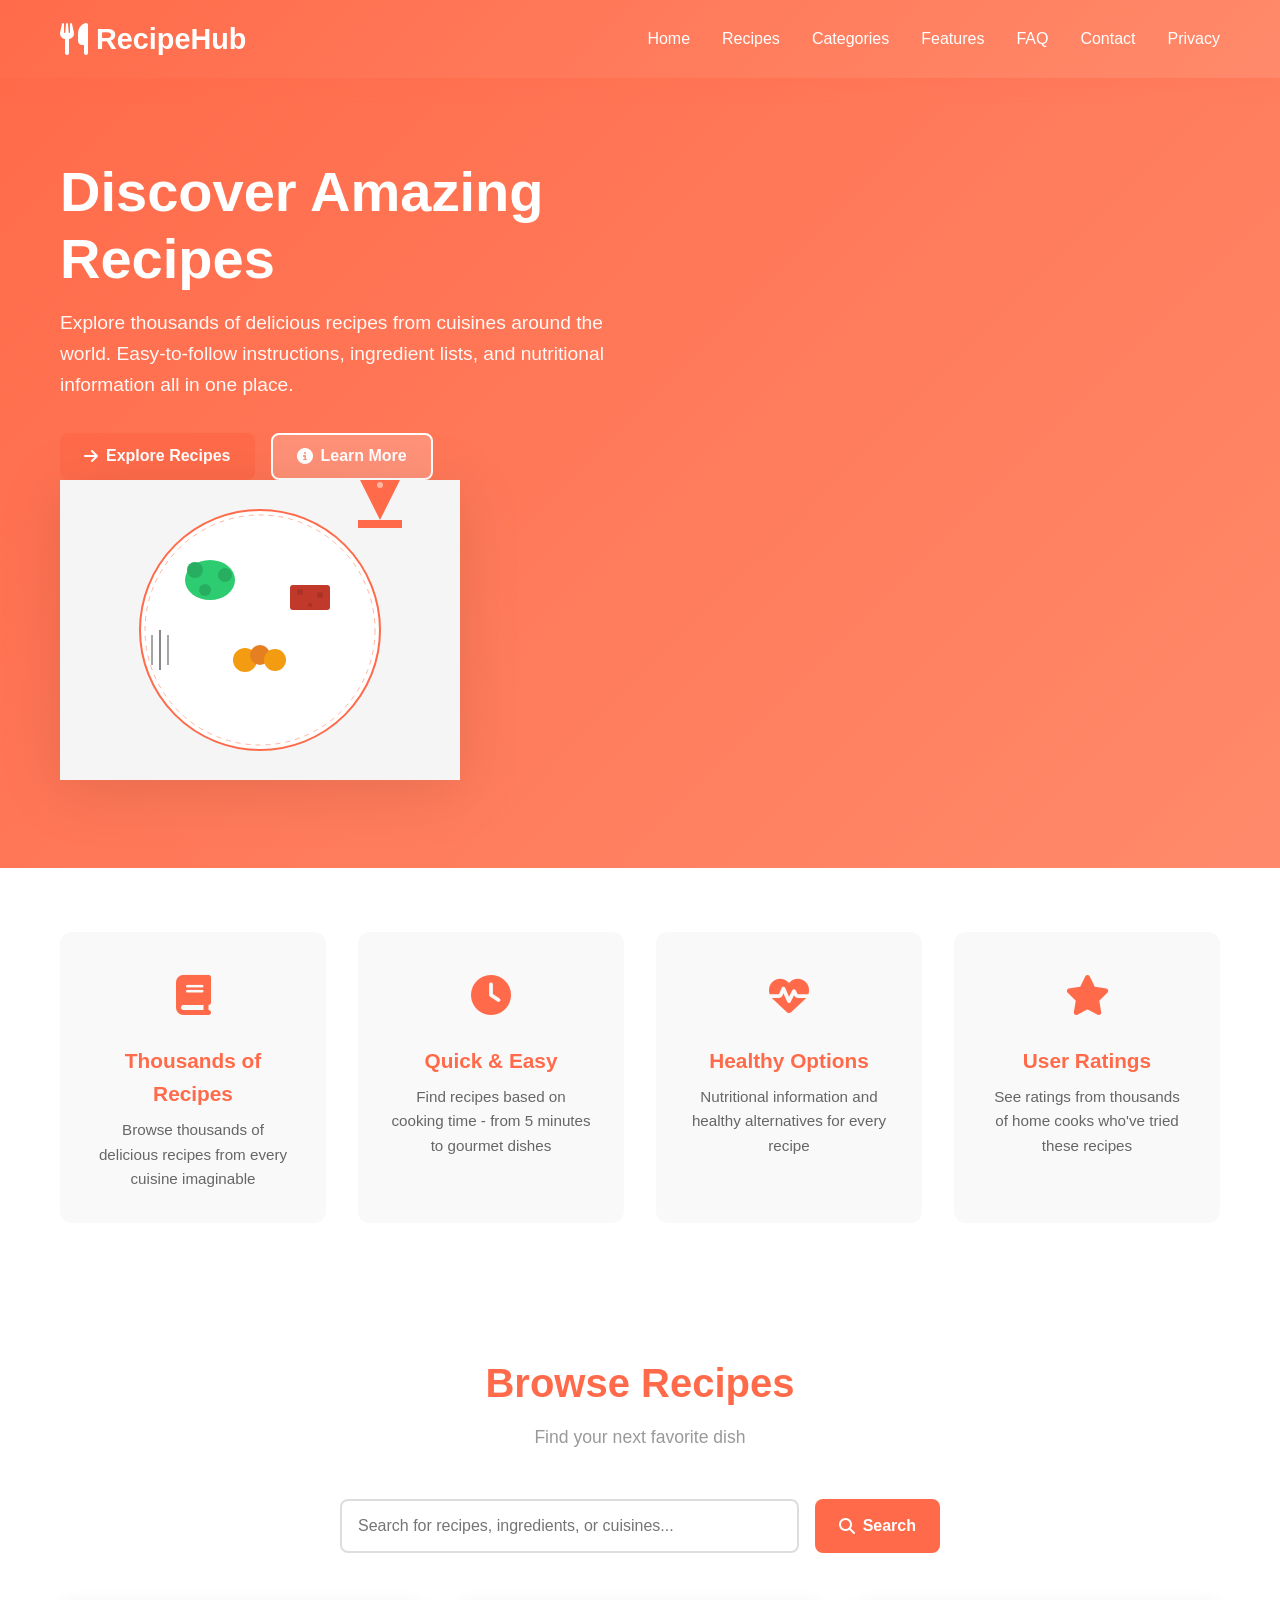
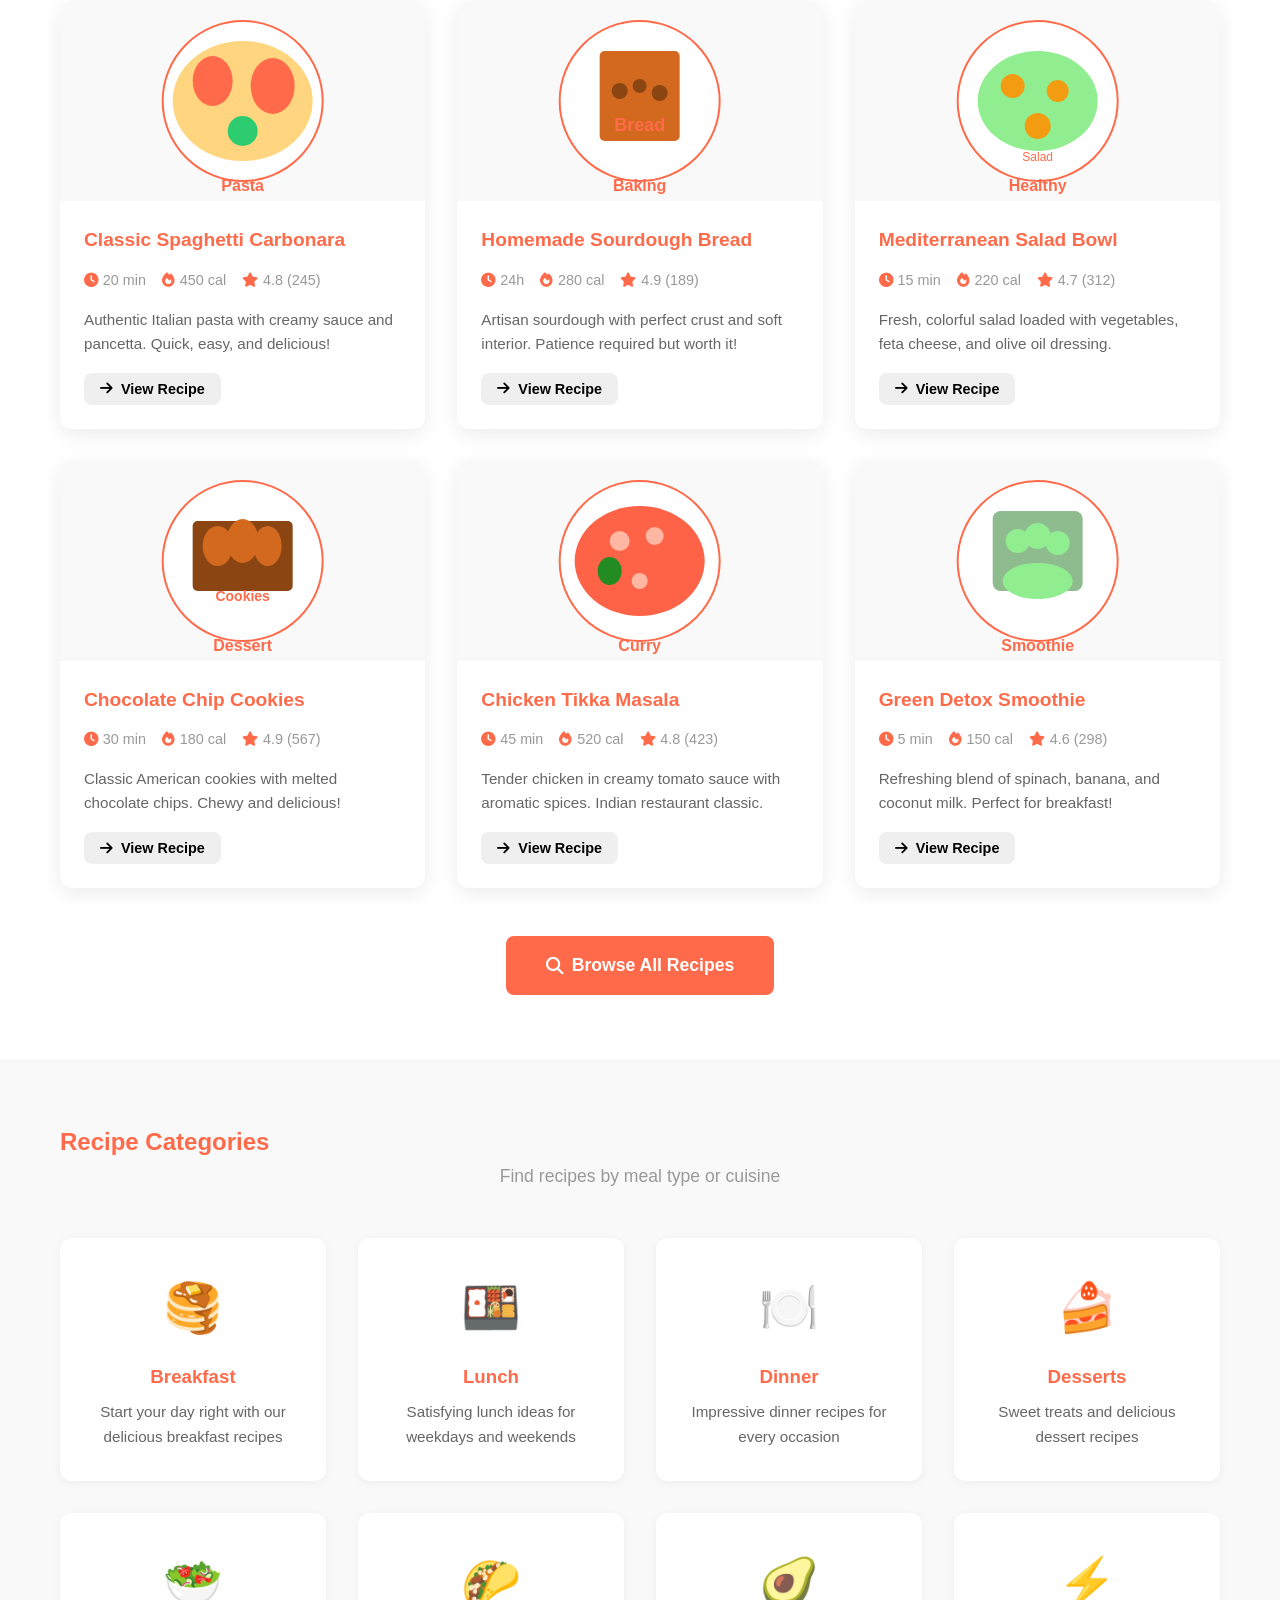
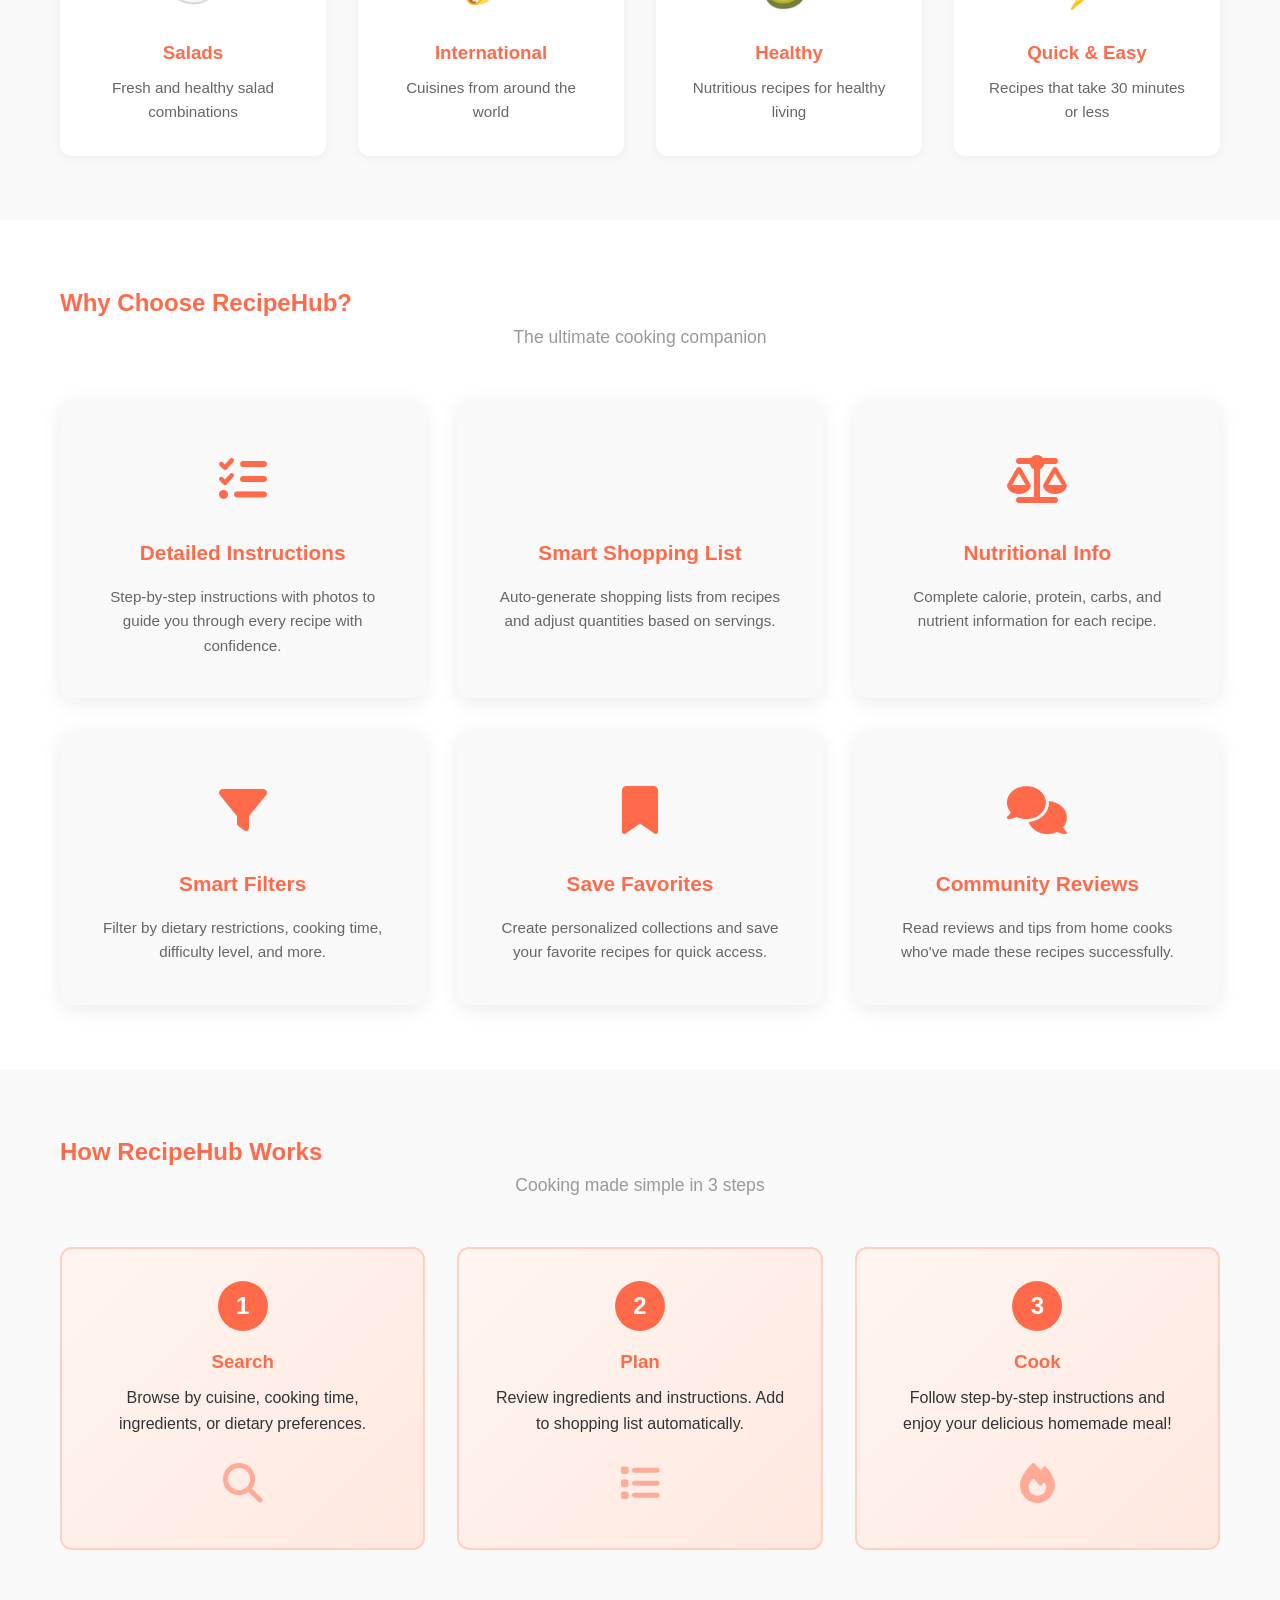
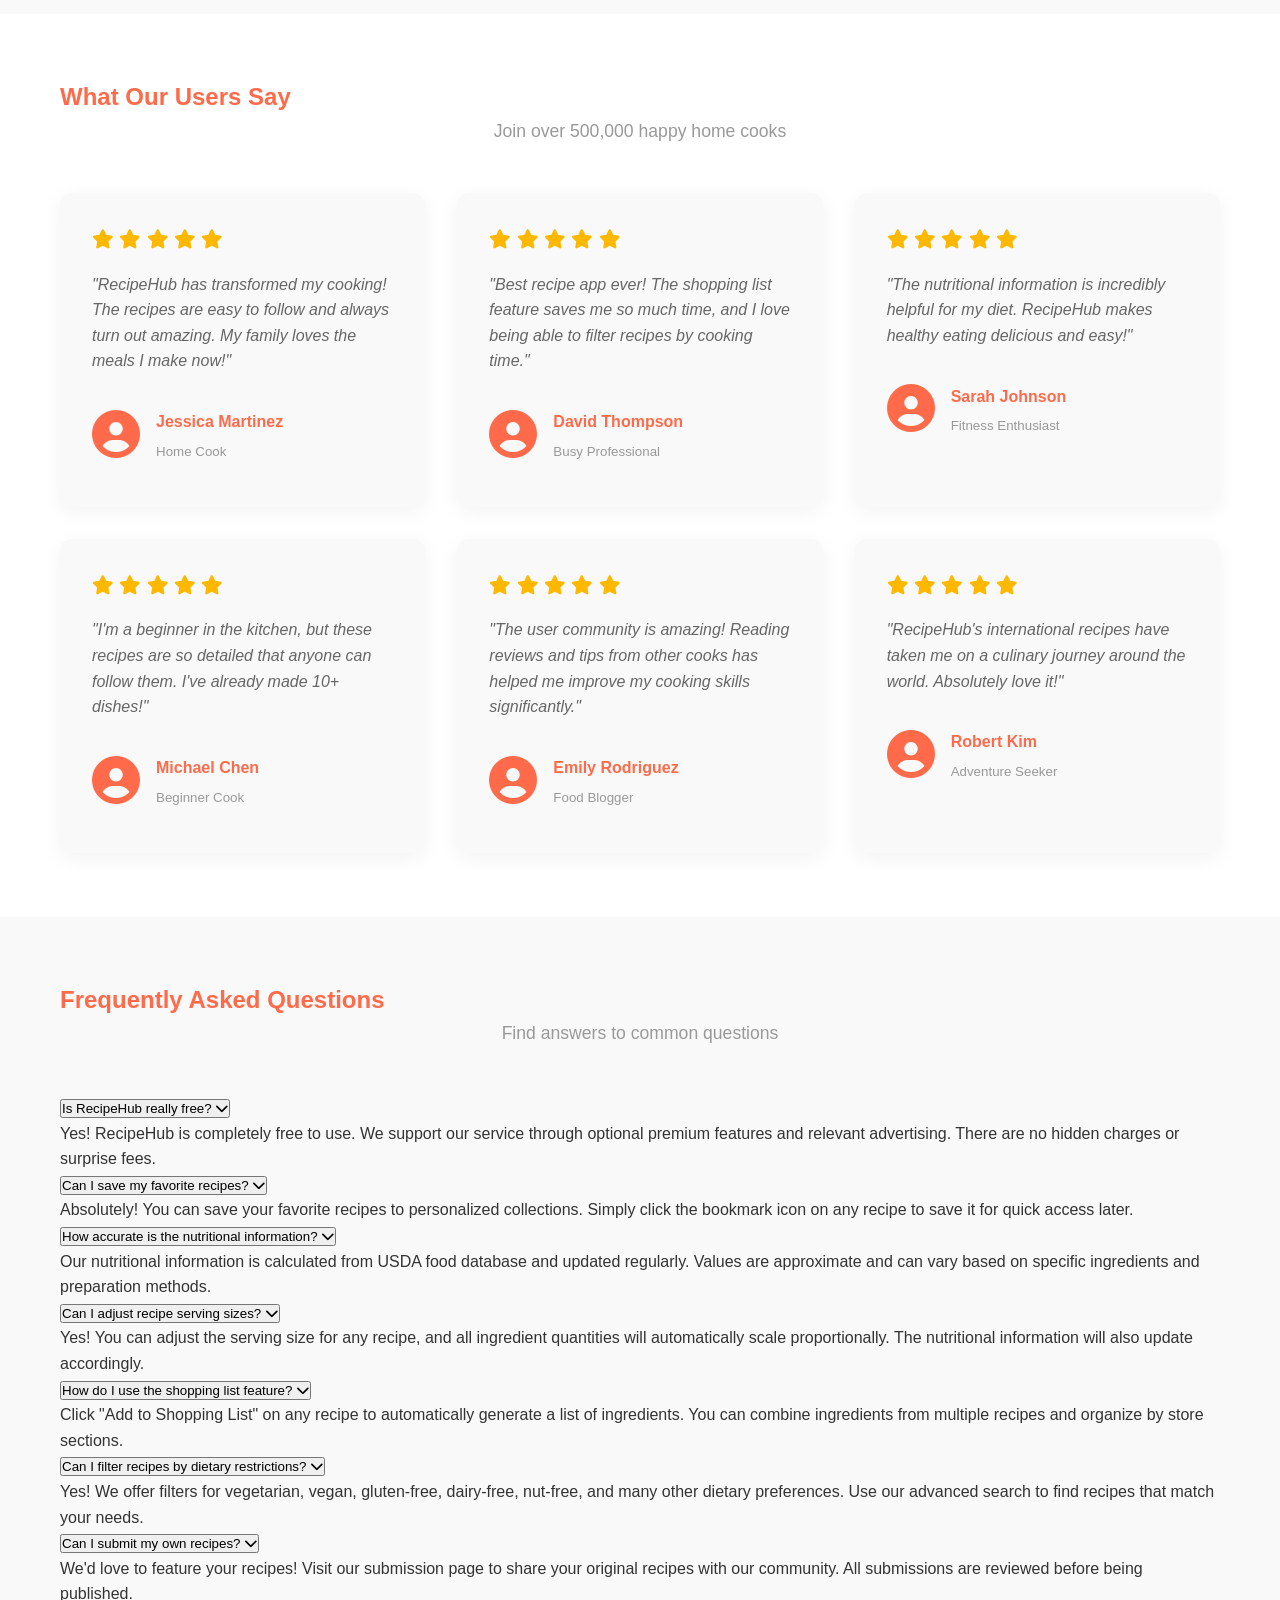
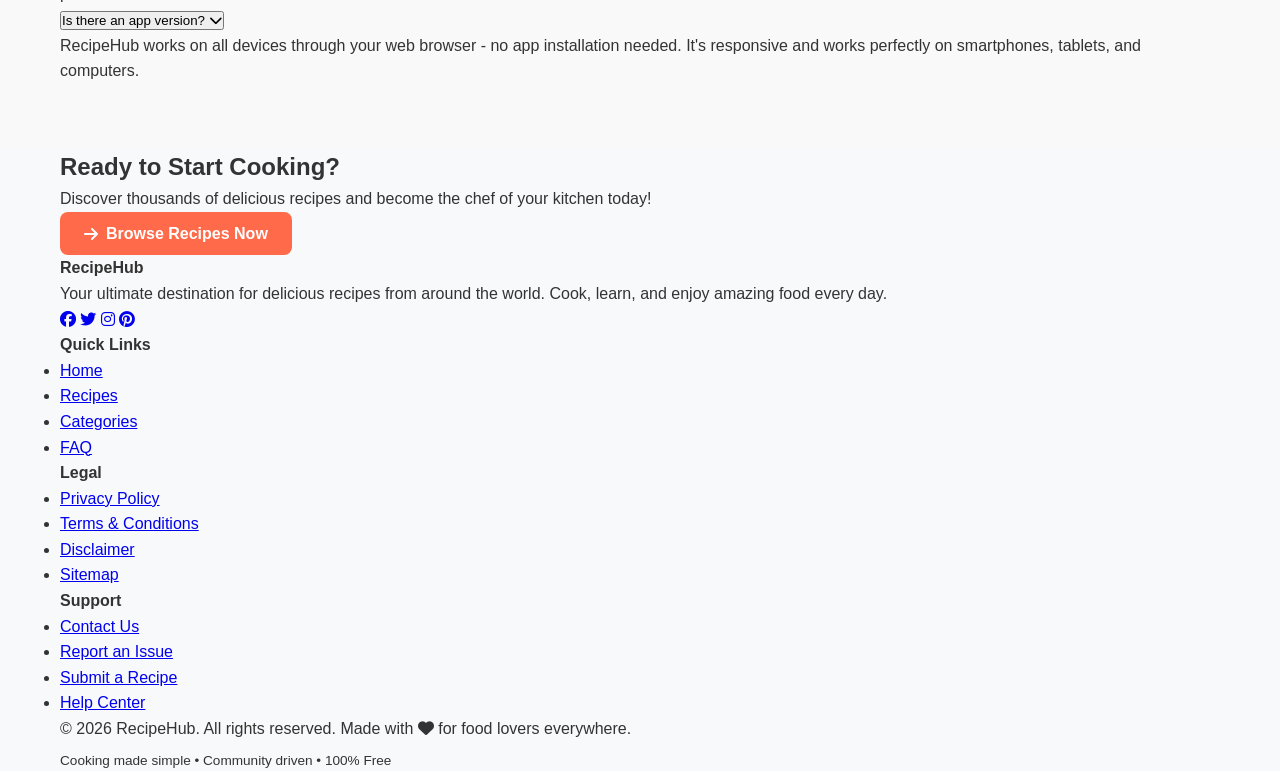
<file: public/index.html>
<!DOCTYPE html>
<html lang="en">
<head>
  <!--Start of Tawk.to Script-->
<script type="text/javascript">
var Tawk_API=Tawk_API||{}, Tawk_LoadStart=new Date();
(function(){
var s1=document.createElement("script"),s0=document.getElementsByTagName("script")[0];
s1.async=true;
s1.src='https://embed.tawk.to/69a06e3a9293fb1c3a273686/1jidat5fq';
s1.charset='UTF-8';
s1.setAttribute('crossorigin','*');
s0.parentNode.insertBefore(s1,s0);
})();
</script>
<!--End of Tawk.to Script-->
    <meta charset="UTF-8">
    <meta name="viewport" content="width=device-width, initial-scale=1.0">
    <meta name="description" content="RecipeHub - Discover thousands of delicious recipes from around the world. Easy-to-follow cooking instructions, ingredient lists, and nutritional information.">
    <meta name="keywords" content="recipes, cooking, food, easy recipes, healthy recipes, desserts, breakfast, lunch, dinner">
    <meta name="author" content="RecipeHub">
    <meta name="robots" content="index, follow">
    <meta property="og:title" content="RecipeHub - Discover Amazing Recipes">
    <meta property="og:description" content="Explore thousands of delicious recipes from cuisines around the world. Cook like a pro with our detailed guides.">
    <meta property="og:image" content="https://yourwebsite.com/og-image.png">
    <meta property="og:type" content="website">
    <meta name="theme-color" content="#FF6B4A">
    <title>RecipeHub - Discover Amazing Recipes | Easy Cooking Guides</title>
    <link rel="canonical" href="https://yourwebsite.com/">
    <link rel="stylesheet" href="styles.css">
    <link rel="stylesheet" href="https://cdnjs.cloudflare.com/ajax/libs/font-awesome/6.4.0/css/all.min.css">
</head>
<body>
    <!-- ==================== HEADER ==================== -->
    <header>
        <nav class="navbar">
            <div class="container">
                <div class="nav-wrapper">
                    <div class="logo">
                        <i class="fas fa-utensils"></i>
                        <span>RecipeHub</span>
                    </div>
                    <ul class="nav-menu">
                        <li><a href="#home">Home</a></li>
                        <li><a href="#recipes">Recipes</a></li>
                        <li><a href="#categories">Categories</a></li>
                        <li><a href="#features">Features</a></li>
                        <li><a href="#faq">FAQ</a></li>
                        <li><a href="#contact">Contact</a></li>
                        <li><a href="privacy-policy.html">Privacy</a></li>
                    </ul>
                    <div class="hamburger">
                        <span></span>
                        <span></span>
                        <span></span>
                    </div>
                </div>
            </div>
        </nav>
    </header>

    <!-- ==================== HERO SECTION ==================== -->
    <section class="hero" id="home">
        <div class="container">
            <div class="hero-content">
                <div class="hero-text">
                    <h1>Discover Amazing Recipes</h1>
                    <p>Explore thousands of delicious recipes from cuisines around the world. Easy-to-follow instructions, ingredient lists, and nutritional information all in one place.</p>
                    <div class="hero-buttons">
                        <button class="btn btn-primary" onclick="document.getElementById('recipes').scrollIntoView({behavior: 'smooth'})">
                            <i class="fas fa-arrow-right"></i> Explore Recipes
                        </button>
                        <button class="btn btn-secondary" onclick="document.getElementById('features').scrollIntoView({behavior: 'smooth'})">
                            <i class="fas fa-info-circle"></i> Learn More
                        </button>
                    </div>
                </div>
                <div class="hero-image">
                    <div class="image-showcase">
                        <svg viewBox="0 0 400 300" class="svg-image">
                            <!-- Background -->
                            <rect width="400" height="300" fill="#f5f5f5"/>
                            
                            <!-- Plate -->
                            <circle cx="200" cy="150" r="120" fill="white" stroke="#FF6B4A" stroke-width="2"/>
                            <circle cx="200" cy="150" r="115" fill="none" stroke="#FFB6A3" stroke-width="1" stroke-dasharray="5,5"/>
                            
                            <!-- Food items -->
                            <!-- Salad -->
                            <g transform="translate(150, 100)">
                                <ellipse cx="0" cy="0" rx="25" ry="20" fill="#2ECC71"/>
                                <circle cx="-15" cy="-10" r="8" fill="#27AE60"/>
                                <circle cx="15" cy="-5" r="7" fill="#27AE60"/>
                                <circle cx="-5" cy="10" r="6" fill="#27AE60"/>
                            </g>
                            
                            <!-- Meat/Protein -->
                            <g transform="translate(250, 120)">
                                <rect x="-20" y="-15" width="40" height="25" fill="#C0392B" rx="3"/>
                                <circle cx="-10" cy="-8" r="3" fill="#A93226"/>
                                <circle cx="10" cy="-5" r="3" fill="#A93226"/>
                                <circle cx="0" cy="5" r="2" fill="#A93226"/>
                            </g>
                            
                            <!-- Vegetables -->
                            <g transform="translate(200, 180)">
                                <circle cx="-15" cy="0" r="12" fill="#F39C12"/>
                                <circle cx="0" cy="-5" r="10" fill="#E67E22"/>
                                <circle cx="15" cy="0" r="11" fill="#F39C12"/>
                            </g>
                            
                            <!-- Fork and Knife -->
                            <g transform="translate(100, 150)">
                                <!-- Fork -->
                                <line x1="0" y1="0" x2="0" y2="40" stroke="#888" stroke-width="2"/>
                                <line x1="-8" y1="5" x2="-8" y2="35" stroke="#888" stroke-width="1.5"/>
                                <line x1="0" y1="5" x2="0" y2="35" stroke="#888" stroke-width="1.5"/>
                                <line x1="8" y1="5" x2="8" y2="35" stroke="#888" stroke-width="1.5"/>
                            </g>
                            
                            <!-- Chef hat decoration -->
                            <g transform="translate(320, 40)">
                                <polygon points="0,0 -20,-40 20,-40" fill="#FF6B4A"/>
                                <rect x="-22" y="0" width="44" height="8" fill="#FF6B4A"/>
                                <circle cx="0" cy="-35" r="3" fill="#FFB6A3"/>
                            </g>
                        </svg>
                    </div>
                </div>
            </div>
        </div>
    </section>

    <!-- ==================== FEATURES PREVIEW ==================== -->
    <section class="features-preview">
        <div class="container">
            <div class="feature-grid">
                <div class="feature-item">
                    <div class="feature-icon">
                        <i class="fas fa-book"></i>
                    </div>
                    <h3>Thousands of Recipes</h3>
                    <p>Browse thousands of delicious recipes from every cuisine imaginable</p>
                </div>
                <div class="feature-item">
                    <div class="feature-icon">
                        <i class="fas fa-clock"></i>
                    </div>
                    <h3>Quick & Easy</h3>
                    <p>Find recipes based on cooking time - from 5 minutes to gourmet dishes</p>
                </div>
                <div class="feature-item">
                    <div class="feature-icon">
                        <i class="fas fa-heartbeat"></i>
                    </div>
                    <h3>Healthy Options</h3>
                    <p>Nutritional information and healthy alternatives for every recipe</p>
                </div>
                <div class="feature-item">
                    <div class="feature-icon">
                        <i class="fas fa-star"></i>
                    </div>
                    <h3>User Ratings</h3>
                    <p>See ratings from thousands of home cooks who've tried these recipes</p>
                </div>
            </div>
        </div>
    </section>

    <!-- ==================== RECIPE SEARCH & BROWSE ==================== -->
    <section class="recipes-section" id="recipes">
        <div class="container">
            <h2>Browse Recipes</h2>
            <p class="section-subtitle">Find your next favorite dish</p>

            <div class="search-bar">
                <input type="text" id="searchInput" placeholder="Search for recipes, ingredients, or cuisines...">
                <button class="btn btn-primary">
                    <i class="fas fa-search"></i> Search
                </button>
            </div>

            <!-- Featured Recipes -->
            <div class="recipes-grid">
                <!-- Recipe Card 1 -->
                <div class="recipe-card">
                    <div class="recipe-image">
                        <svg viewBox="0 0 300 200" class="recipe-svg">
                            <rect width="300" height="200" fill="#f9f9f9"/>
                            <circle cx="150" cy="100" r="80" fill="white" stroke="#FF6B4A" stroke-width="2"/>
                            <g transform="translate(150, 100)">
                                <ellipse cx="0" cy="0" rx="70" ry="60" fill="#FFD580"/>
                                <ellipse cx="-30" cy="-20" rx="20" ry="25" fill="#FF6B4A"/>
                                <ellipse cx="30" cy="-15" rx="22" ry="28" fill="#FF6B4A"/>
                                <circle cx="0" cy="30" r="15" fill="#2ECC71"/>
                            </g>
                            <text x="150" y="190" font-size="16" font-weight="bold" text-anchor="middle" fill="#FF6B4A">Pasta</text>
                        </svg>
                    </div>
                    <div class="recipe-info">
                        <h3>Classic Spaghetti Carbonara</h3>
                        <div class="recipe-meta">
                            <span><i class="fas fa-clock"></i> 20 min</span>
                            <span><i class="fas fa-fire"></i> 450 cal</span>
                            <span><i class="fas fa-star"></i> 4.8 (245)</span>
                        </div>
                        <p>Authentic Italian pasta with creamy sauce and pancetta. Quick, easy, and delicious!</p>
                        <button class="btn btn-small">
                            <i class="fas fa-arrow-right"></i> View Recipe
                        </button>
                    </div>
                </div>

                <!-- Recipe Card 2 -->
                <div class="recipe-card">
                    <div class="recipe-image">
                        <svg viewBox="0 0 300 200" class="recipe-svg">
                            <rect width="300" height="200" fill="#f9f9f9"/>
                            <circle cx="150" cy="100" r="80" fill="white" stroke="#FF6B4A" stroke-width="2"/>
                            <g transform="translate(150, 100)">
                                <rect x="-40" y="-50" width="80" height="90" fill="#D2691E" rx="5"/>
                                <circle cx="-20" cy="-10" r="8" fill="#8B4513"/>
                                <circle cx="0" cy="-15" r="7" fill="#8B4513"/>
                                <circle cx="20" cy="-8" r="8" fill="#8B4513"/>
                                <text x="0" y="30" font-size="18" font-weight="bold" text-anchor="middle" fill="#FF6B4A">Bread</text>
                            </g>
                            <text x="150" y="190" font-size="16" font-weight="bold" text-anchor="middle" fill="#FF6B4A">Baking</text>
                        </svg>
                    </div>
                    <div class="recipe-info">
                        <h3>Homemade Sourdough Bread</h3>
                        <div class="recipe-meta">
                            <span><i class="fas fa-clock"></i> 24h</span>
                            <span><i class="fas fa-fire"></i> 280 cal</span>
                            <span><i class="fas fa-star"></i> 4.9 (189)</span>
                        </div>
                        <p>Artisan sourdough with perfect crust and soft interior. Patience required but worth it!</p>
                        <button class="btn btn-small">
                            <i class="fas fa-arrow-right"></i> View Recipe
                        </button>
                    </div>
                </div>

                <!-- Recipe Card 3 -->
                <div class="recipe-card">
                    <div class="recipe-image">
                        <svg viewBox="0 0 300 200" class="recipe-svg">
                            <rect width="300" height="200" fill="#f9f9f9"/>
                            <circle cx="150" cy="100" r="80" fill="white" stroke="#FF6B4A" stroke-width="2"/>
                            <g transform="translate(150, 100)">
                                <ellipse cx="0" cy="0" rx="60" ry="50" fill="#90EE90"/>
                                <circle cx="-25" cy="-15" r="12" fill="#F39C12"/>
                                <circle cx="20" cy="-10" r="11" fill="#F39C12"/>
                                <circle cx="0" cy="25" r="13" fill="#F39C12"/>
                                <text x="0" y="60" font-size="12" text-anchor="middle" fill="#FF6B4A">Salad</text>
                            </g>
                            <text x="150" y="190" font-size="16" font-weight="bold" text-anchor="middle" fill="#FF6B4A">Healthy</text>
                        </svg>
                    </div>
                    <div class="recipe-info">
                        <h3>Mediterranean Salad Bowl</h3>
                        <div class="recipe-meta">
                            <span><i class="fas fa-clock"></i> 15 min</span>
                            <span><i class="fas fa-fire"></i> 220 cal</span>
                            <span><i class="fas fa-star"></i> 4.7 (312)</span>
                        </div>
                        <p>Fresh, colorful salad loaded with vegetables, feta cheese, and olive oil dressing.</p>
                        <button class="btn btn-small">
                            <i class="fas fa-arrow-right"></i> View Recipe
                        </button>
                    </div>
                </div>

                <!-- Recipe Card 4 -->
                <div class="recipe-card">
                    <div class="recipe-image">
                        <svg viewBox="0 0 300 200" class="recipe-svg">
                            <rect width="300" height="200" fill="#f9f9f9"/>
                            <circle cx="150" cy="100" r="80" fill="white" stroke="#FF6B4A" stroke-width="2"/>
                            <g transform="translate(150, 100)">
                                <rect x="-50" y="-40" width="100" height="70" fill="#8B4513" rx="5"/>
                                <ellipse cx="-25" cy="-15" rx="15" ry="20" fill="#D2691E"/>
                                <ellipse cx="0" cy="-20" rx="16" ry="22" fill="#D2691E"/>
                                <ellipse cx="25" cy="-15" rx="14" ry="20" fill="#D2691E"/>
                                <text x="0" y="40" font-size="14" font-weight="bold" text-anchor="middle" fill="#FF6B4A">Cookies</text>
                            </g>
                            <text x="150" y="190" font-size="16" font-weight="bold" text-anchor="middle" fill="#FF6B4A">Dessert</text>
                        </svg>
                    </div>
                    <div class="recipe-info">
                        <h3>Chocolate Chip Cookies</h3>
                        <div class="recipe-meta">
                            <span><i class="fas fa-clock"></i> 30 min</span>
                            <span><i class="fas fa-fire"></i> 180 cal</span>
                            <span><i class="fas fa-star"></i> 4.9 (567)</span>
                        </div>
                        <p>Classic American cookies with melted chocolate chips. Chewy and delicious!</p>
                        <button class="btn btn-small">
                            <i class="fas fa-arrow-right"></i> View Recipe
                        </button>
                    </div>
                </div>

                <!-- Recipe Card 5 -->
                <div class="recipe-card">
                    <div class="recipe-image">
                        <svg viewBox="0 0 300 200" class="recipe-svg">
                            <rect width="300" height="200" fill="#f9f9f9"/>
                            <circle cx="150" cy="100" r="80" fill="white" stroke="#FF6B4A" stroke-width="2"/>
                            <g transform="translate(150, 100)">
                                <ellipse cx="0" cy="0" rx="65" ry="55" fill="#FF6347"/>
                                <circle cx="-20" cy="-20" r="10" fill="#FFB6A3"/>
                                <circle cx="15" cy="-25" r="9" fill="#FFB6A3"/>
                                <circle cx="0" cy="20" r="8" fill="#FFB6A3"/>
                                <ellipse cx="-30" cy="10" rx="12" ry="14" fill="#228B22"/>
                            </g>
                            <text x="150" y="190" font-size="16" font-weight="bold" text-anchor="middle" fill="#FF6B4A">Curry</text>
                        </svg>
                    </div>
                    <div class="recipe-info">
                        <h3>Chicken Tikka Masala</h3>
                        <div class="recipe-meta">
                            <span><i class="fas fa-clock"></i> 45 min</span>
                            <span><i class="fas fa-fire"></i> 520 cal</span>
                            <span><i class="fas fa-star"></i> 4.8 (423)</span>
                        </div>
                        <p>Tender chicken in creamy tomato sauce with aromatic spices. Indian restaurant classic.</p>
                        <button class="btn btn-small">
                            <i class="fas fa-arrow-right"></i> View Recipe
                        </button>
                    </div>
                </div>

                <!-- Recipe Card 6 -->
                <div class="recipe-card">
                    <div class="recipe-image">
                        <svg viewBox="0 0 300 200" class="recipe-svg">
                            <rect width="300" height="200" fill="#f9f9f9"/>
                            <circle cx="150" cy="100" r="80" fill="white" stroke="#FF6B4A" stroke-width="2"/>
                            <g transform="translate(150, 100)">
                                <rect x="-45" y="-50" width="90" height="80" fill="#8FBC8F" rx="8"/>
                                <circle cx="-20" cy="-20" r="12" fill="#90EE90"/>
                                <circle cx="0" cy="-25" r="13" fill="#90EE90"/>
                                <circle cx="20" cy="-18" r="12" fill="#90EE90"/>
                                <ellipse cx="0" cy="20" rx="35" ry="18" fill="#90EE90"/>
                            </g>
                            <text x="150" y="190" font-size="16" font-weight="bold" text-anchor="middle" fill="#FF6B4A">Smoothie</text>
                        </svg>
                    </div>
                    <div class="recipe-info">
                        <h3>Green Detox Smoothie</h3>
                        <div class="recipe-meta">
                            <span><i class="fas fa-clock"></i> 5 min</span>
                            <span><i class="fas fa-fire"></i> 150 cal</span>
                            <span><i class="fas fa-star"></i> 4.6 (298)</span>
                        </div>
                        <p>Refreshing blend of spinach, banana, and coconut milk. Perfect for breakfast!</p>
                        <button class="btn btn-small">
                            <i class="fas fa-arrow-right"></i> View Recipe
                        </button>
                    </div>
                </div>
            </div>

            <div style="text-align: center; margin-top: 3rem;">
                <button class="btn btn-primary btn-large">
                    <i class="fas fa-search"></i> Browse All Recipes
                </button>
            </div>
        </div>
    </section>

    <!-- ==================== CATEGORIES ==================== -->
    <section class="categories-section" id="categories">
        <div class="container">
            <h2>Recipe Categories</h2>
            <p class="section-subtitle">Find recipes by meal type or cuisine</p>

            <div class="categories-grid">
                <div class="category-card">
                    <div class="category-icon">🥞</div>
                    <h3>Breakfast</h3>
                    <p>Start your day right with our delicious breakfast recipes</p>
                </div>
                <div class="category-card">
                    <div class="category-icon">🍱</div>
                    <h3>Lunch</h3>
                    <p>Satisfying lunch ideas for weekdays and weekends</p>
                </div>
                <div class="category-card">
                    <div class="category-icon">🍽️</div>
                    <h3>Dinner</h3>
                    <p>Impressive dinner recipes for every occasion</p>
                </div>
                <div class="category-card">
                    <div class="category-icon">🍰</div>
                    <h3>Desserts</h3>
                    <p>Sweet treats and delicious dessert recipes</p>
                </div>
                <div class="category-card">
                    <div class="category-icon">🥗</div>
                    <h3>Salads</h3>
                    <p>Fresh and healthy salad combinations</p>
                </div>
                <div class="category-card">
                    <div class="category-icon">🌮</div>
                    <h3>International</h3>
                    <p>Cuisines from around the world</p>
                </div>
                <div class="category-card">
                    <div class="category-icon">🥑</div>
                    <h3>Healthy</h3>
                    <p>Nutritious recipes for healthy living</p>
                </div>
                <div class="category-card">
                    <div class="category-icon">⚡</div>
                    <h3>Quick & Easy</h3>
                    <p>Recipes that take 30 minutes or less</p>
                </div>
            </div>
        </div>
    </section>

    <!-- ==================== FEATURES SECTION ==================== -->
    <section class="features-section" id="features">
        <div class="container">
            <h2>Why Choose RecipeHub?</h2>
            <p class="section-subtitle">The ultimate cooking companion</p>

            <div class="features-grid">
                <div class="feature-card">
                    <div class="feature-card-icon">
                        <i class="fas fa-list-check"></i>
                    </div>
                    <h3>Detailed Instructions</h3>
                    <p>Step-by-step instructions with photos to guide you through every recipe with confidence.</p>
                </div>

                <div class="feature-card">
                    <div class="feature-card-icon">
                        <i class="fas fa-shoppingcart"></i>
                    </div>
                    <h3>Smart Shopping List</h3>
                    <p>Auto-generate shopping lists from recipes and adjust quantities based on servings.</p>
                </div>

                <div class="feature-card">
                    <div class="feature-card-icon">
                        <i class="fas fa-scale-balanced"></i>
                    </div>
                    <h3>Nutritional Info</h3>
                    <p>Complete calorie, protein, carbs, and nutrient information for each recipe.</p>
                </div>

                <div class="feature-card">
                    <div class="feature-card-icon">
                        <i class="fas fa-filter"></i>
                    </div>
                    <h3>Smart Filters</h3>
                    <p>Filter by dietary restrictions, cooking time, difficulty level, and more.</p>
                </div>

                <div class="feature-card">
                    <div class="feature-card-icon">
                        <i class="fas fa-bookmark"></i>
                    </div>
                    <h3>Save Favorites</h3>
                    <p>Create personalized collections and save your favorite recipes for quick access.</p>
                </div>

                <div class="feature-card">
                    <div class="feature-card-icon">
                        <i class="fas fa-comments"></i>
                    </div>
                    <h3>Community Reviews</h3>
                    <p>Read reviews and tips from home cooks who've made these recipes successfully.</p>
                </div>
            </div>
        </div>
    </section>

    <!-- ==================== HOW IT WORKS ==================== -->
    <section class="how-it-works">
        <div class="container">
            <h2>How RecipeHub Works</h2>
            <p class="section-subtitle">Cooking made simple in 3 steps</p>

            <div class="steps-grid">
                <div class="step-card">
                    <div class="step-number">1</div>
                    <h3>Search</h3>
                    <p>Browse by cuisine, cooking time, ingredients, or dietary preferences.</p>
                    <div class="step-icon">
                        <i class="fas fa-search"></i>
                    </div>
                </div>

                <div class="step-card">
                    <div class="step-number">2</div>
                    <h3>Plan</h3>
                    <p>Review ingredients and instructions. Add to shopping list automatically.</p>
                    <div class="step-icon">
                        <i class="fas fa-list"></i>
                    </div>
                </div>

                <div class="step-card">
                    <div class="step-number">3</div>
                    <h3>Cook</h3>
                    <p>Follow step-by-step instructions and enjoy your delicious homemade meal!</p>
                    <div class="step-icon">
                        <i class="fas fa-fire"></i>
                    </div>
                </div>
            </div>
        </div>
    </section>

    <!-- ==================== TESTIMONIALS ==================== -->
    <section class="testimonials">
        <div class="container">
            <h2>What Our Users Say</h2>
            <p class="section-subtitle">Join over 500,000 happy home cooks</p>

            <div class="testimonials-grid">
                <div class="testimonial-card">
                    <div class="stars">
                        <i class="fas fa-star"></i>
                        <i class="fas fa-star"></i>
                        <i class="fas fa-star"></i>
                        <i class="fas fa-star"></i>
                        <i class="fas fa-star"></i>
                    </div>
                    <p>"RecipeHub has transformed my cooking! The recipes are easy to follow and always turn out amazing. My family loves the meals I make now!"</p>
                    <div class="testimonial-author">
                        <div class="author-avatar">
                            <i class="fas fa-user-circle"></i>
                        </div>
                        <div>
                            <h4>Jessica Martinez</h4>
                            <small>Home Cook</small>
                        </div>
                    </div>
                </div>

                <div class="testimonial-card">
                    <div class="stars">
                        <i class="fas fa-star"></i>
                        <i class="fas fa-star"></i>
                        <i class="fas fa-star"></i>
                        <i class="fas fa-star"></i>
                        <i class="fas fa-star"></i>
                    </div>
                    <p>"Best recipe app ever! The shopping list feature saves me so much time, and I love being able to filter recipes by cooking time."</p>
                    <div class="testimonial-author">
                        <div class="author-avatar">
                            <i class="fas fa-user-circle"></i>
                        </div>
                        <div>
                            <h4>David Thompson</h4>
                            <small>Busy Professional</small>
                        </div>
                    </div>
                </div>

                <div class="testimonial-card">
                    <div class="stars">
                        <i class="fas fa-star"></i>
                        <i class="fas fa-star"></i>
                        <i class="fas fa-star"></i>
                        <i class="fas fa-star"></i>
                        <i class="fas fa-star"></i>
                    </div>
                    <p>"The nutritional information is incredibly helpful for my diet. RecipeHub makes healthy eating delicious and easy!"</p>
                    <div class="testimonial-author">
                        <div class="author-avatar">
                            <i class="fas fa-user-circle"></i>
                        </div>
                        <div>
                            <h4>Sarah Johnson</h4>
                            <small>Fitness Enthusiast</small>
                        </div>
                    </div>
                </div>

                <div class="testimonial-card">
                    <div class="stars">
                        <i class="fas fa-star"></i>
                        <i class="fas fa-star"></i>
                        <i class="fas fa-star"></i>
                        <i class="fas fa-star"></i>
                        <i class="fas fa-star"></i>
                    </div>
                    <p>"I'm a beginner in the kitchen, but these recipes are so detailed that anyone can follow them. I've already made 10+ dishes!"</p>
                    <div class="testimonial-author">
                        <div class="author-avatar">
                            <i class="fas fa-user-circle"></i>
                        </div>
                        <div>
                            <h4>Michael Chen</h4>
                            <small>Beginner Cook</small>
                        </div>
                    </div>
                </div>

                <div class="testimonial-card">
                    <div class="stars">
                        <i class="fas fa-star"></i>
                        <i class="fas fa-star"></i>
                        <i class="fas fa-star"></i>
                        <i class="fas fa-star"></i>
                        <i class="fas fa-star"></i>
                    </div>
                    <p>"The user community is amazing! Reading reviews and tips from other cooks has helped me improve my cooking skills significantly."</p>
                    <div class="testimonial-author">
                        <div class="author-avatar">
                            <i class="fas fa-user-circle"></i>
                        </div>
                        <div>
                            <h4>Emily Rodriguez</h4>
                            <small>Food Blogger</small>
                        </div>
                    </div>
                </div>

                <div class="testimonial-card">
                    <div class="stars">
                        <i class="fas fa-star"></i>
                        <i class="fas fa-star"></i>
                        <i class="fas fa-star"></i>
                        <i class="fas fa-star"></i>
                        <i class="fas fa-star"></i>
                    </div>
                    <p>"RecipeHub's international recipes have taken me on a culinary journey around the world. Absolutely love it!"</p>
                    <div class="testimonial-author">
                        <div class="author-avatar">
                            <i class="fas fa-user-circle"></i>
                        </div>
                        <div>
                            <h4>Robert Kim</h4>
                            <small>Adventure Seeker</small>
                        </div>
                    </div>
                </div>
            </div>
        </div>
    </section>

    <!-- ==================== FAQ SECTION ==================== -->
    <section class="faq-section" id="faq">
        <div class="container">
            <h2>Frequently Asked Questions</h2>
            <p class="section-subtitle">Find answers to common questions</p>

            <div class="faq-grid">
                <div class="faq-item">
                    <button class="faq-question">
                        <span>Is RecipeHub really free?</span>
                        <i class="fas fa-chevron-down"></i>
                    </button>
                    <div class="faq-answer">
                        <p>Yes! RecipeHub is completely free to use. We support our service through optional premium features and relevant advertising. There are no hidden charges or surprise fees.</p>
                    </div>
                </div>

                <div class="faq-item">
                    <button class="faq-question">
                        <span>Can I save my favorite recipes?</span>
                        <i class="fas fa-chevron-down"></i>
                    </button>
                    <div class="faq-answer">
                        <p>Absolutely! You can save your favorite recipes to personalized collections. Simply click the bookmark icon on any recipe to save it for quick access later.</p>
                    </div>
                </div>

                <div class="faq-item">
                    <button class="faq-question">
                        <span>How accurate is the nutritional information?</span>
                        <i class="fas fa-chevron-down"></i>
                    </button>
                    <div class="faq-answer">
                        <p>Our nutritional information is calculated from USDA food database and updated regularly. Values are approximate and can vary based on specific ingredients and preparation methods.</p>
                    </div>
                </div>

                <div class="faq-item">
                    <button class="faq-question">
                        <span>Can I adjust recipe serving sizes?</span>
                        <i class="fas fa-chevron-down"></i>
                    </button>
                    <div class="faq-answer">
                        <p>Yes! You can adjust the serving size for any recipe, and all ingredient quantities will automatically scale proportionally. The nutritional information will also update accordingly.</p>
                    </div>
                </div>

                <div class="faq-item">
                    <button class="faq-question">
                        <span>How do I use the shopping list feature?</span>
                        <i class="fas fa-chevron-down"></i>
                    </button>
                    <div class="faq-answer">
                        <p>Click "Add to Shopping List" on any recipe to automatically generate a list of ingredients. You can combine ingredients from multiple recipes and organize by store sections.</p>
                    </div>
                </div>

                <div class="faq-item">
                    <button class="faq-question">
                        <span>Can I filter recipes by dietary restrictions?</span>
                        <i class="fas fa-chevron-down"></i>
                    </button>
                    <div class="faq-answer">
                        <p>Yes! We offer filters for vegetarian, vegan, gluten-free, dairy-free, nut-free, and many other dietary preferences. Use our advanced search to find recipes that match your needs.</p>
                    </div>
                </div>

                <div class="faq-item">
                    <button class="faq-question">
                        <span>Can I submit my own recipes?</span>
                        <i class="fas fa-chevron-down"></i>
                    </button>
                    <div class="faq-answer">
                        <p>We'd love to feature your recipes! Visit our submission page to share your original recipes with our community. All submissions are reviewed before being published.</p>
                    </div>
                </div>

                <div class="faq-item">
                    <button class="faq-question">
                        <span>Is there an app version?</span>
                        <i class="fas fa-chevron-down"></i>
                    </button>
                    <div class="faq-answer">
                        <p>RecipeHub works on all devices through your web browser - no app installation needed. It's responsive and works perfectly on smartphones, tablets, and computers.</p>
                    </div>
                </div>
            </div>
        </div>
    </section>

    <!-- ==================== CTA SECTION ==================== -->
    <section class="cta-section">
        <div class="container">
            <div class="cta-content">
                <h2>Ready to Start Cooking?</h2>
                <p>Discover thousands of delicious recipes and become the chef of your kitchen today!</p>
                <button class="btn btn-primary" onclick="document.getElementById('recipes').scrollIntoView({behavior: 'smooth'})">
                    <i class="fas fa-arrow-right"></i> Browse Recipes Now
                </button>
            </div>
        </div>
    </section>

    <!-- ==================== FOOTER ==================== -->
    <footer>
        <div class="container">
            <div class="footer-grid">
                <div class="footer-section">
                    <h4>RecipeHub</h4>
                    <p>Your ultimate destination for delicious recipes from around the world. Cook, learn, and enjoy amazing food every day.</p>
                    <div class="social-links">
                        <a href="#" title="Facebook"><i class="fab fa-facebook"></i></a>
                        <a href="#" title="Twitter"><i class="fab fa-twitter"></i></a>
                        <a href="#" title="Instagram"><i class="fab fa-instagram"></i></a>
                        <a href="#" title="Pinterest"><i class="fab fa-pinterest"></i></a>
                    </div>
                </div>

                <div class="footer-section">
                    <h4>Quick Links</h4>
                    <ul>
                        <li><a href="#home">Home</a></li>
                        <li><a href="#recipes">Recipes</a></li>
                        <li><a href="#categories">Categories</a></li>
                        <li><a href="#faq">FAQ</a></li>
                    </ul>
                </div>

                <div class="footer-section">
                    <h4>Legal</h4>
                    <ul>
                        <li><a href="privacy-policy.html">Privacy Policy</a></li>
                        <li><a href="terms.html">Terms & Conditions</a></li>
                        <li><a href="disclaimer.html">Disclaimer</a></li>
                        <li><a href="/sitemap.xml">Sitemap</a></li>
                    </ul>
                </div>

                <div class="footer-section">
                    <h4>Support</h4>
                    <ul>
                        <li><a href="#contact">Contact Us</a></li>
                        <li><a href="#">Report an Issue</a></li>
                        <li><a href="#">Submit a Recipe</a></li>
                        <li><a href="#">Help Center</a></li>
                    </ul>
                </div>
            </div>

            <div class="footer-bottom">
                <p>&copy; 2026 RecipeHub. All rights reserved. Made with <i class="fas fa-heart"></i> for food lovers everywhere.</p>
                <p style="font-size: 0.85rem; margin-top: 0.5rem;">Cooking made simple • Community driven • 100% Free</p>
            </div>
        </div>
    </footer>

    <!-- ==================== SCRIPTS ==================== -->
    <script src="app.js"></script>
</body>
</html>
</file>
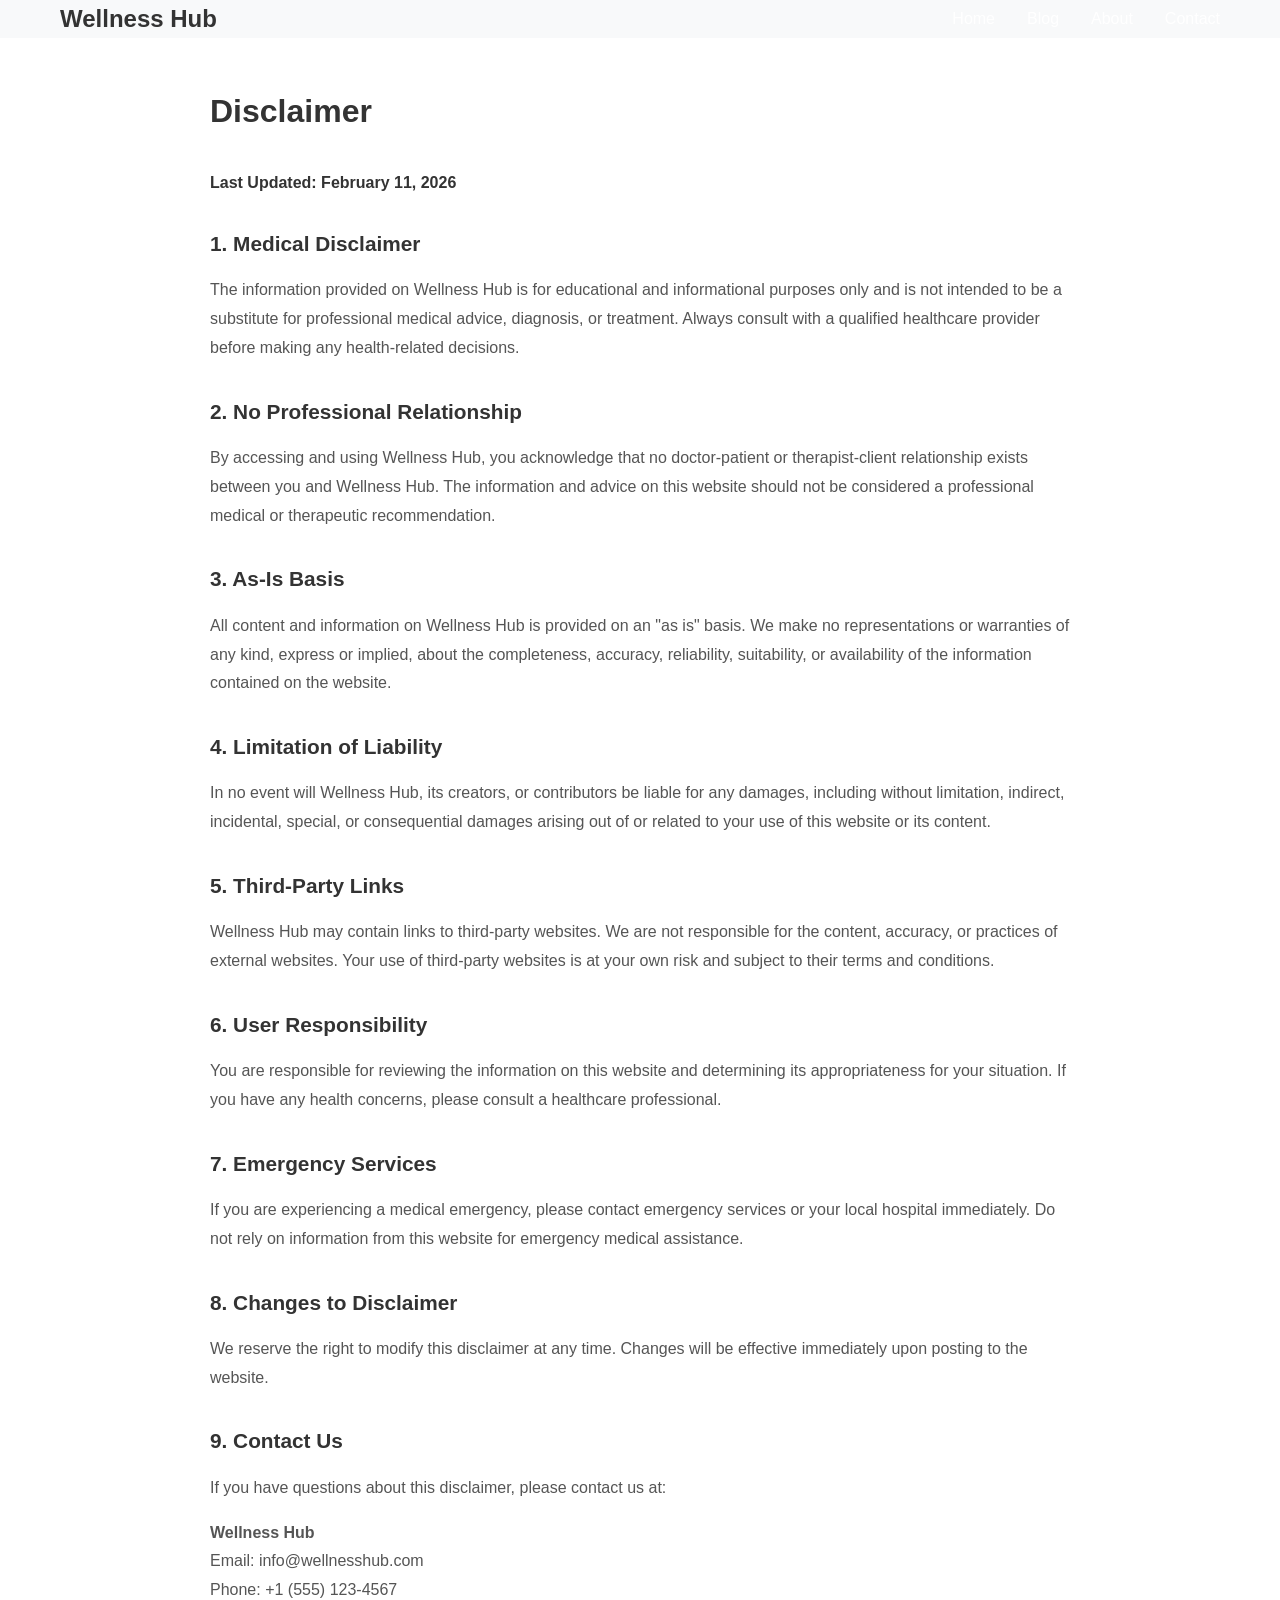
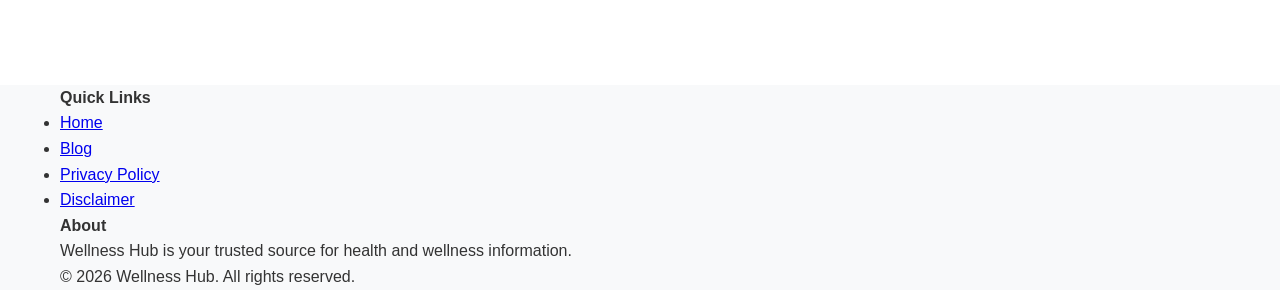
<file: public/disclaimer.html>
<!DOCTYPE html>
<html lang="en">
<head>
    <meta charset="UTF-8">
    <meta name="viewport" content="width=device-width, initial-scale=1.0">
    <meta name="description" content="Disclaimer - Wellness Hub">
    <meta name="robots" content="index, follow">
    <title>Disclaimer - Wellness Hub</title>
    <link rel="stylesheet" href="styles.css">
    <style>
        .policy-content {
            background: white;
            padding: 3rem 0;
        }
        .policy-content .container {
            max-width: 900px;
        }
        .policy-content h2 {
            font-size: 2rem;
            margin-bottom: 2rem;
        }
        .policy-section {
            margin-bottom: 2rem;
        }
        .policy-section h3 {
            font-size: 1.3rem;
            color: var(--primary-color);
            margin-bottom: 1rem;
            margin-top: 2rem;
        }
        .policy-section p {
            line-height: 1.8;
            color: #555;
            margin-bottom: 1rem;
        }
        .policy-section ul {
            margin-left: 2rem;
            margin-bottom: 1rem;
        }
        .policy-section li {
            margin-bottom: 0.5rem;
            color: #555;
        }
    </style>
</head>
<body>
    <!-- Navigation -->
    <nav class="navbar">
        <div class="container">
            <div class="nav-brand">
                <h1>Wellness Hub</h1>
            </div>
            <ul class="nav-menu">
                <li><a href="index.html#home">Home</a></li>
                <li><a href="index.html#blog">Blog</a></li>
                <li><a href="index.html#about">About</a></li>
                <li><a href="index.html#contact">Contact</a></li>
            </ul>
        </div>
    </nav>

    <!-- Disclaimer Content -->
    <div class="policy-content">
        <div class="container">
            <h2>Disclaimer</h2>
            <p><strong>Last Updated: February 11, 2026</strong></p>

            <div class="policy-section">
                <h3>1. Medical Disclaimer</h3>
                <p>The information provided on Wellness Hub is for educational and informational purposes only and is not intended to be a substitute for professional medical advice, diagnosis, or treatment. Always consult with a qualified healthcare provider before making any health-related decisions.</p>
            </div>

            <div class="policy-section">
                <h3>2. No Professional Relationship</h3>
                <p>By accessing and using Wellness Hub, you acknowledge that no doctor-patient or therapist-client relationship exists between you and Wellness Hub. The information and advice on this website should not be considered a professional medical or therapeutic recommendation.</p>
            </div>

            <div class="policy-section">
                <h3>3. As-Is Basis</h3>
                <p>All content and information on Wellness Hub is provided on an "as is" basis. We make no representations or warranties of any kind, express or implied, about the completeness, accuracy, reliability, suitability, or availability of the information contained on the website.</p>
            </div>

            <div class="policy-section">
                <h3>4. Limitation of Liability</h3>
                <p>In no event will Wellness Hub, its creators, or contributors be liable for any damages, including without limitation, indirect, incidental, special, or consequential damages arising out of or related to your use of this website or its content.</p>
            </div>

            <div class="policy-section">
                <h3>5. Third-Party Links</h3>
                <p>Wellness Hub may contain links to third-party websites. We are not responsible for the content, accuracy, or practices of external websites. Your use of third-party websites is at your own risk and subject to their terms and conditions.</p>
            </div>

            <div class="policy-section">
                <h3>6. User Responsibility</h3>
                <p>You are responsible for reviewing the information on this website and determining its appropriateness for your situation. If you have any health concerns, please consult a healthcare professional.</p>
            </div>

            <div class="policy-section">
                <h3>7. Emergency Services</h3>
                <p>If you are experiencing a medical emergency, please contact emergency services or your local hospital immediately. Do not rely on information from this website for emergency medical assistance.</p>
            </div>

            <div class="policy-section">
                <h3>8. Changes to Disclaimer</h3>
                <p>We reserve the right to modify this disclaimer at any time. Changes will be effective immediately upon posting to the website.</p>
            </div>

            <div class="policy-section">
                <h3>9. Contact Us</h3>
                <p>If you have questions about this disclaimer, please contact us at:</p>
                <p><strong>Wellness Hub</strong><br>
                Email: info@wellnesshub.com<br>
                Phone: +1 (555) 123-4567</p>
            </div>
        </div>
    </div>

    <!-- Footer -->
    <footer class="footer">
        <div class="container">
            <div class="footer-content">
                <div class="footer-section">
                    <h4>Quick Links</h4>
                    <ul>
                        <li><a href="index.html">Home</a></li>
                        <li><a href="index.html#blog">Blog</a></li>
                        <li><a href="privacy-policy.html">Privacy Policy</a></li>
                        <li><a href="disclaimer.html">Disclaimer</a></li>
                    </ul>
                </div>
                <div class="footer-section">
                    <h4>About</h4>
                    <p>Wellness Hub is your trusted source for health and wellness information.</p>
                </div>
            </div>
            <div class="footer-bottom">
                <p>&copy; 2026 Wellness Hub. All rights reserved.</p>
            </div>
        </div>
    </footer>
</body>
</html>
</file>
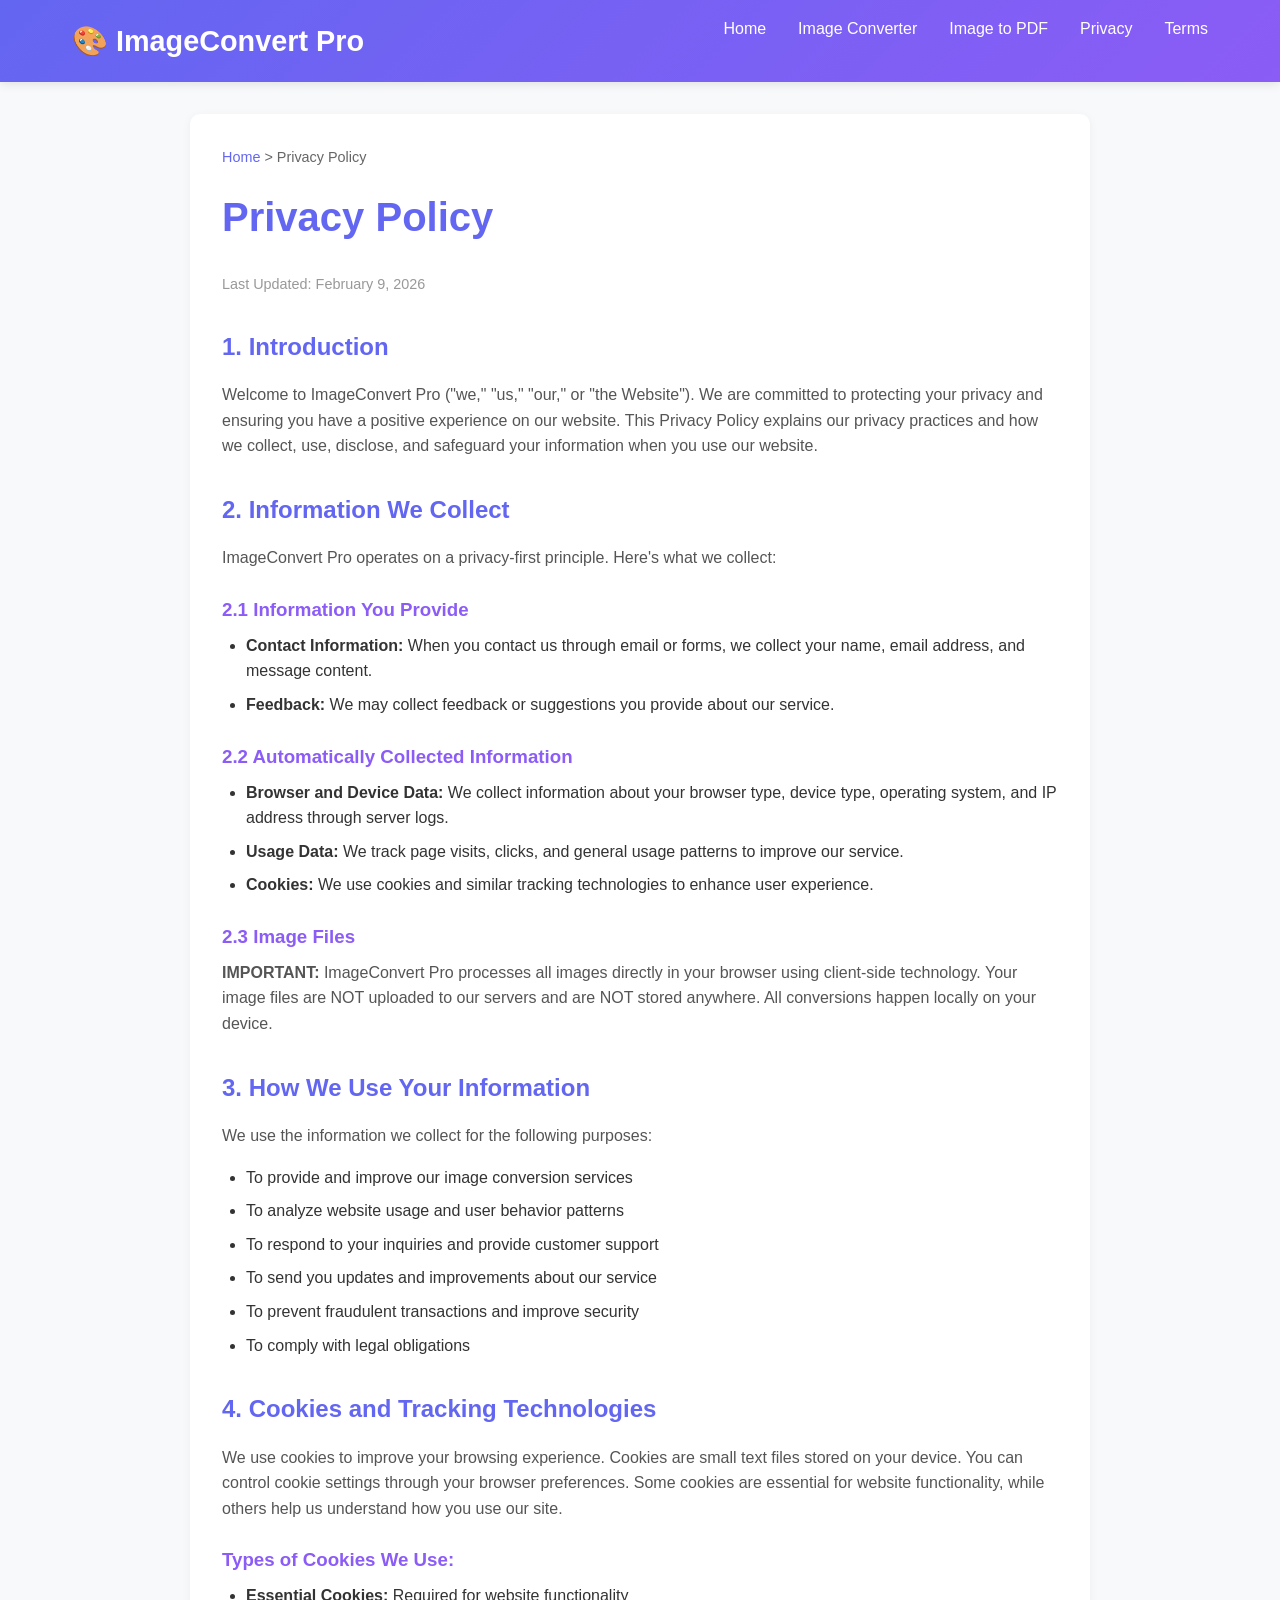
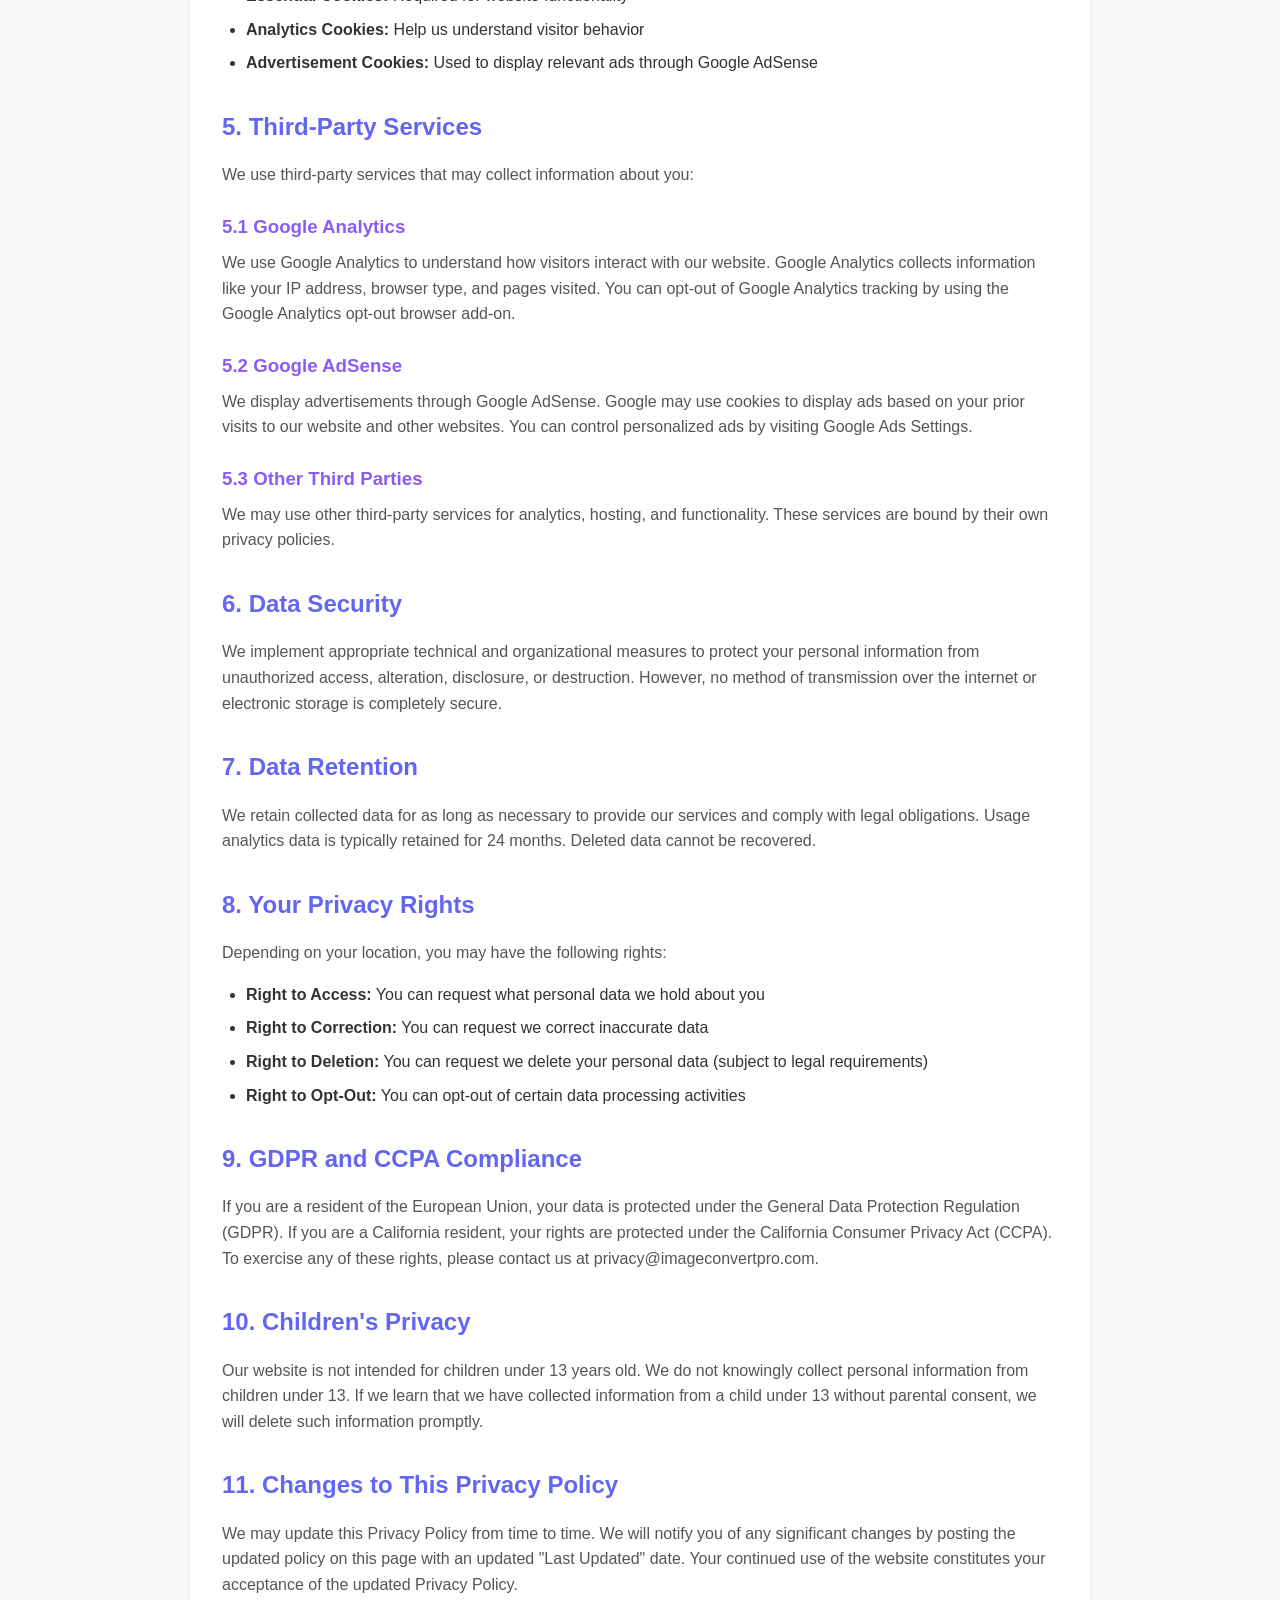
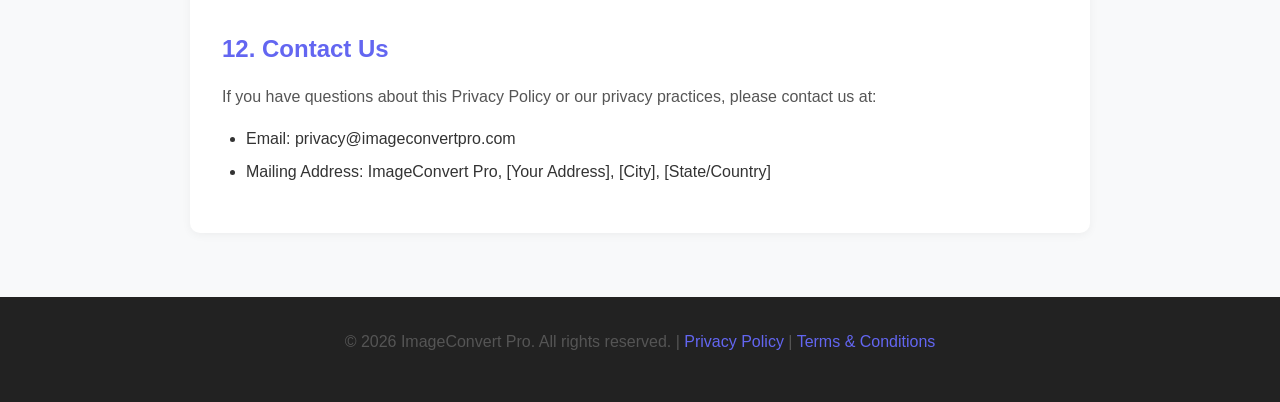
<file: public/privacy-policy.html>
<!DOCTYPE html>
<html lang="en">
<head>
    <meta charset="UTF-8">
    <meta name="viewport" content="width=device-width, initial-scale=1.0">
    <meta name="description" content="Privacy Policy for ImageConvert Pro - Learn how we protect your data and privacy.">
    <meta name="robots" content="index, follow">
    <title>Privacy Policy - ImageConvert Pro</title>
    <link rel="canonical" href="https://yourwebsite.com/privacy-policy.html">
    <style>
        * {
            margin: 0;
            padding: 0;
            box-sizing: border-box;
        }

        body {
            font-family: 'Segoe UI', Tahoma, Geneva, Verdana, sans-serif;
            line-height: 1.6;
            color: #333;
            background-color: #f8f9fa;
        }

        header {
            background: linear-gradient(135deg, #6366f1 0%, #8b5cf6 100%);
            color: white;
            padding: 1rem 0;
            position: sticky;
            top: 0;
            z-index: 1000;
            box-shadow: 0 2px 10px rgba(0,0,0,0.1);
        }

        nav {
            max-width: 1200px;
            margin: 0 auto;
            padding: 0 2rem;
            display: flex;
            justify-content: space-between;
            align-items: center;
        }

        .logo {
            font-size: 1.8rem;
            font-weight: bold;
            text-decoration: none;
            color: white;
        }

        nav ul {
            list-style: none;
            display: flex;
            gap: 2rem;
        }

        nav a {
            color: white;
            text-decoration: none;
            font-weight: 500;
            transition: opacity 0.3s;
        }

        nav a:hover {
            opacity: 0.8;
        }

        .container {
            max-width: 900px;
            margin: 2rem auto;
            padding: 2rem;
            background: white;
            border-radius: 10px;
            box-shadow: 0 2px 10px rgba(0,0,0,0.05);
        }

        .breadcrumb {
            color: #666;
            font-size: 0.9rem;
            margin-bottom: 1rem;
        }

        .breadcrumb a {
            color: #6366f1;
            text-decoration: none;
        }

        h1 {
            color: #6366f1;
            margin-bottom: 1.5rem;
            font-size: 2.5rem;
        }

        h2 {
            color: #6366f1;
            margin-top: 2rem;
            margin-bottom: 1rem;
            font-size: 1.5rem;
        }

        h3 {
            color: #8b5cf6;
            margin-top: 1.5rem;
            margin-bottom: 0.5rem;
        }

        p {
            margin-bottom: 1rem;
            color: #555;
        }

        ul, ol {
            margin-left: 1.5rem;
            margin-bottom: 1rem;
        }

        li {
            margin-bottom: 0.5rem;
        }

        .last-updated {
            color: #999;
            font-size: 0.9rem;
            margin-bottom: 2rem;
        }

        footer {
            background: #222;
            color: white;
            padding: 2rem;
            text-align: center;
            margin-top: 4rem;
        }

        footer a {
            color: #6366f1;
            text-decoration: none;
        }

        @media (max-width: 768px) {
            h1 {
                font-size: 1.8rem;
            }

            h2 {
                font-size: 1.2rem;
            }

            .container {
                margin: 1rem;
                padding: 1rem;
            }
        }
    </style>
</head>
<body>
    <header>
        <nav>
            <a href="/" class="logo">🎨 ImageConvert Pro</a>
            <ul>
                <li><a href="/">Home</a></li>
                <li><a href="/">Image Converter</a></li>
                <li><a href="/">Image to PDF</a></li>
                <li><a href="/privacy-policy.html">Privacy</a></li>
                <li><a href="/terms.html">Terms</a></li>
            </ul>
        </nav>
    </header>

    <div class="container">
        <div class="breadcrumb">
            <a href="/">Home</a> > Privacy Policy
        </div>

        <h1>Privacy Policy</h1>
        <p class="last-updated">Last Updated: February 9, 2026</p>

        <h2>1. Introduction</h2>
        <p>
            Welcome to ImageConvert Pro ("we," "us," "our," or "the Website"). We are committed to protecting your privacy and ensuring you have a positive experience on our website. This Privacy Policy explains our privacy practices and how we collect, use, disclose, and safeguard your information when you use our website.
        </p>

        <h2>2. Information We Collect</h2>
        <p>ImageConvert Pro operates on a privacy-first principle. Here's what we collect:</p>
        
        <h3>2.1 Information You Provide</h3>
        <ul>
            <li><strong>Contact Information:</strong> When you contact us through email or forms, we collect your name, email address, and message content.</li>
            <li><strong>Feedback:</strong> We may collect feedback or suggestions you provide about our service.</li>
        </ul>

        <h3>2.2 Automatically Collected Information</h3>
        <ul>
            <li><strong>Browser and Device Data:</strong> We collect information about your browser type, device type, operating system, and IP address through server logs.</li>
            <li><strong>Usage Data:</strong> We track page visits, clicks, and general usage patterns to improve our service.</li>
            <li><strong>Cookies:</strong> We use cookies and similar tracking technologies to enhance user experience.</li>
        </ul>

        <h3>2.3 Image Files</h3>
        <p>
            <strong>IMPORTANT:</strong> ImageConvert Pro processes all images directly in your browser using client-side technology. Your image files are NOT uploaded to our servers and are NOT stored anywhere. All conversions happen locally on your device.
        </p>

        <h2>3. How We Use Your Information</h2>
        <p>We use the information we collect for the following purposes:</p>
        <ul>
            <li>To provide and improve our image conversion services</li>
            <li>To analyze website usage and user behavior patterns</li>
            <li>To respond to your inquiries and provide customer support</li>
            <li>To send you updates and improvements about our service</li>
            <li>To prevent fraudulent transactions and improve security</li>
            <li>To comply with legal obligations</li>
        </ul>

        <h2>4. Cookies and Tracking Technologies</h2>
        <p>
            We use cookies to improve your browsing experience. Cookies are small text files stored on your device. You can control cookie settings through your browser preferences. Some cookies are essential for website functionality, while others help us understand how you use our site.
        </p>

        <h3>Types of Cookies We Use:</h3>
        <ul>
            <li><strong>Essential Cookies:</strong> Required for website functionality</li>
            <li><strong>Analytics Cookies:</strong> Help us understand visitor behavior</li>
            <li><strong>Advertisement Cookies:</strong> Used to display relevant ads through Google AdSense</li>
        </ul>

        <h2>5. Third-Party Services</h2>
        <p>We use third-party services that may collect information about you:</p>
        
        <h3>5.1 Google Analytics</h3>
        <p>
            We use Google Analytics to understand how visitors interact with our website. Google Analytics collects information like your IP address, browser type, and pages visited. You can opt-out of Google Analytics tracking by using the Google Analytics opt-out browser add-on.
        </p>

        <h3>5.2 Google AdSense</h3>
        <p>
            We display advertisements through Google AdSense. Google may use cookies to display ads based on your prior visits to our website and other websites. You can control personalized ads by visiting Google Ads Settings.
        </p>

        <h3>5.3 Other Third Parties</h3>
        <p>
            We may use other third-party services for analytics, hosting, and functionality. These services are bound by their own privacy policies.
        </p>

        <h2>6. Data Security</h2>
        <p>
            We implement appropriate technical and organizational measures to protect your personal information from unauthorized access, alteration, disclosure, or destruction. However, no method of transmission over the internet or electronic storage is completely secure.
        </p>

        <h2>7. Data Retention</h2>
        <p>
            We retain collected data for as long as necessary to provide our services and comply with legal obligations. Usage analytics data is typically retained for 24 months. Deleted data cannot be recovered.
        </p>

        <h2>8. Your Privacy Rights</h2>
        <p>Depending on your location, you may have the following rights:</p>
        <ul>
            <li><strong>Right to Access:</strong> You can request what personal data we hold about you</li>
            <li><strong>Right to Correction:</strong> You can request we correct inaccurate data</li>
            <li><strong>Right to Deletion:</strong> You can request we delete your personal data (subject to legal requirements)</li>
            <li><strong>Right to Opt-Out:</strong> You can opt-out of certain data processing activities</li>
        </ul>

        <h2>9. GDPR and CCPA Compliance</h2>
        <p>
            If you are a resident of the European Union, your data is protected under the General Data Protection Regulation (GDPR). If you are a California resident, your rights are protected under the California Consumer Privacy Act (CCPA). To exercise any of these rights, please contact us at privacy@imageconvertpro.com.
        </p>

        <h2>10. Children's Privacy</h2>
        <p>
            Our website is not intended for children under 13 years old. We do not knowingly collect personal information from children under 13. If we learn that we have collected information from a child under 13 without parental consent, we will delete such information promptly.
        </p>

        <h2>11. Changes to This Privacy Policy</h2>
        <p>
            We may update this Privacy Policy from time to time. We will notify you of any significant changes by posting the updated policy on this page with an updated "Last Updated" date. Your continued use of the website constitutes your acceptance of the updated Privacy Policy.
        </p>

        <h2>12. Contact Us</h2>
        <p>
            If you have questions about this Privacy Policy or our privacy practices, please contact us at:
        </p>
        <ul>
            <li>Email: privacy@imageconvertpro.com</li>
            <li>Mailing Address: ImageConvert Pro, [Your Address], [City], [State/Country]</li>
        </ul>
    </div>

    <footer>
        <p>&copy; 2026 ImageConvert Pro. All rights reserved. | <a href="/privacy-policy.html">Privacy Policy</a> | <a href="/terms.html">Terms & Conditions</a></p>
    </footer>
</body>
</html>
</file>
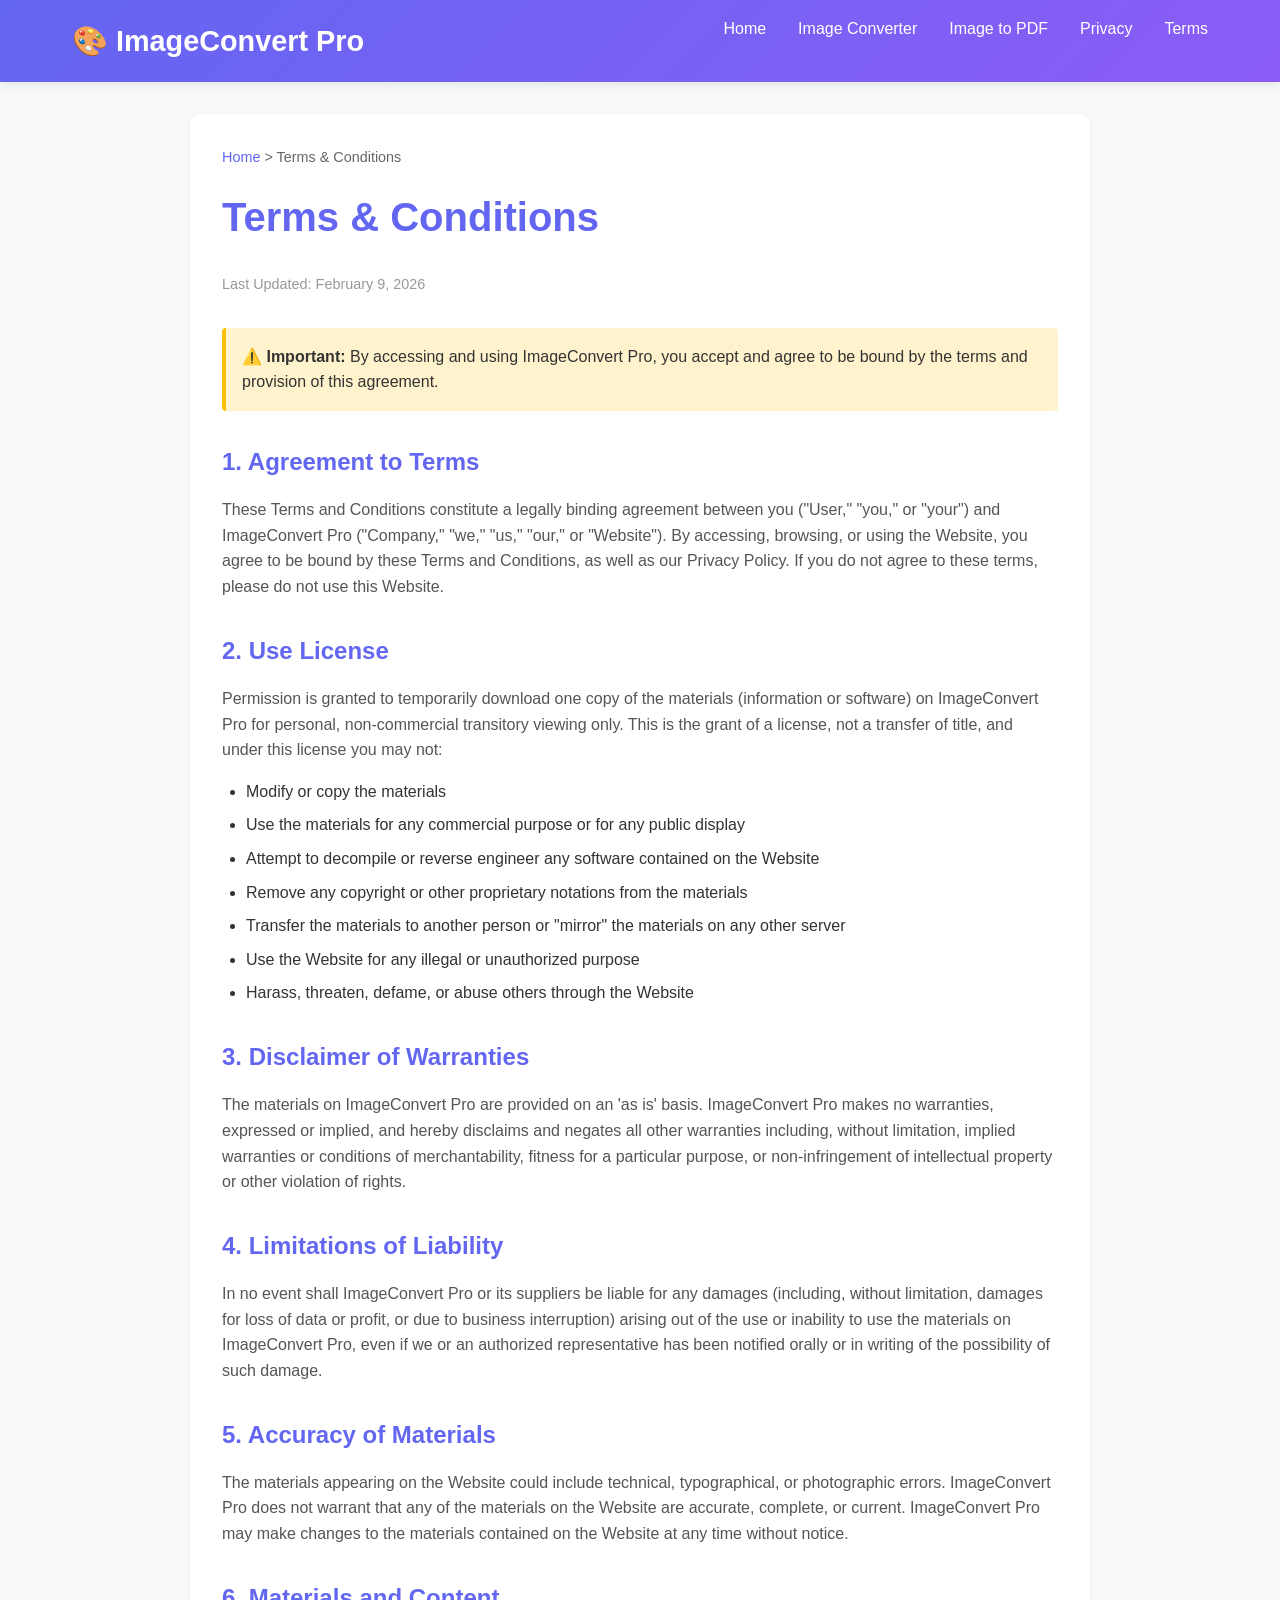
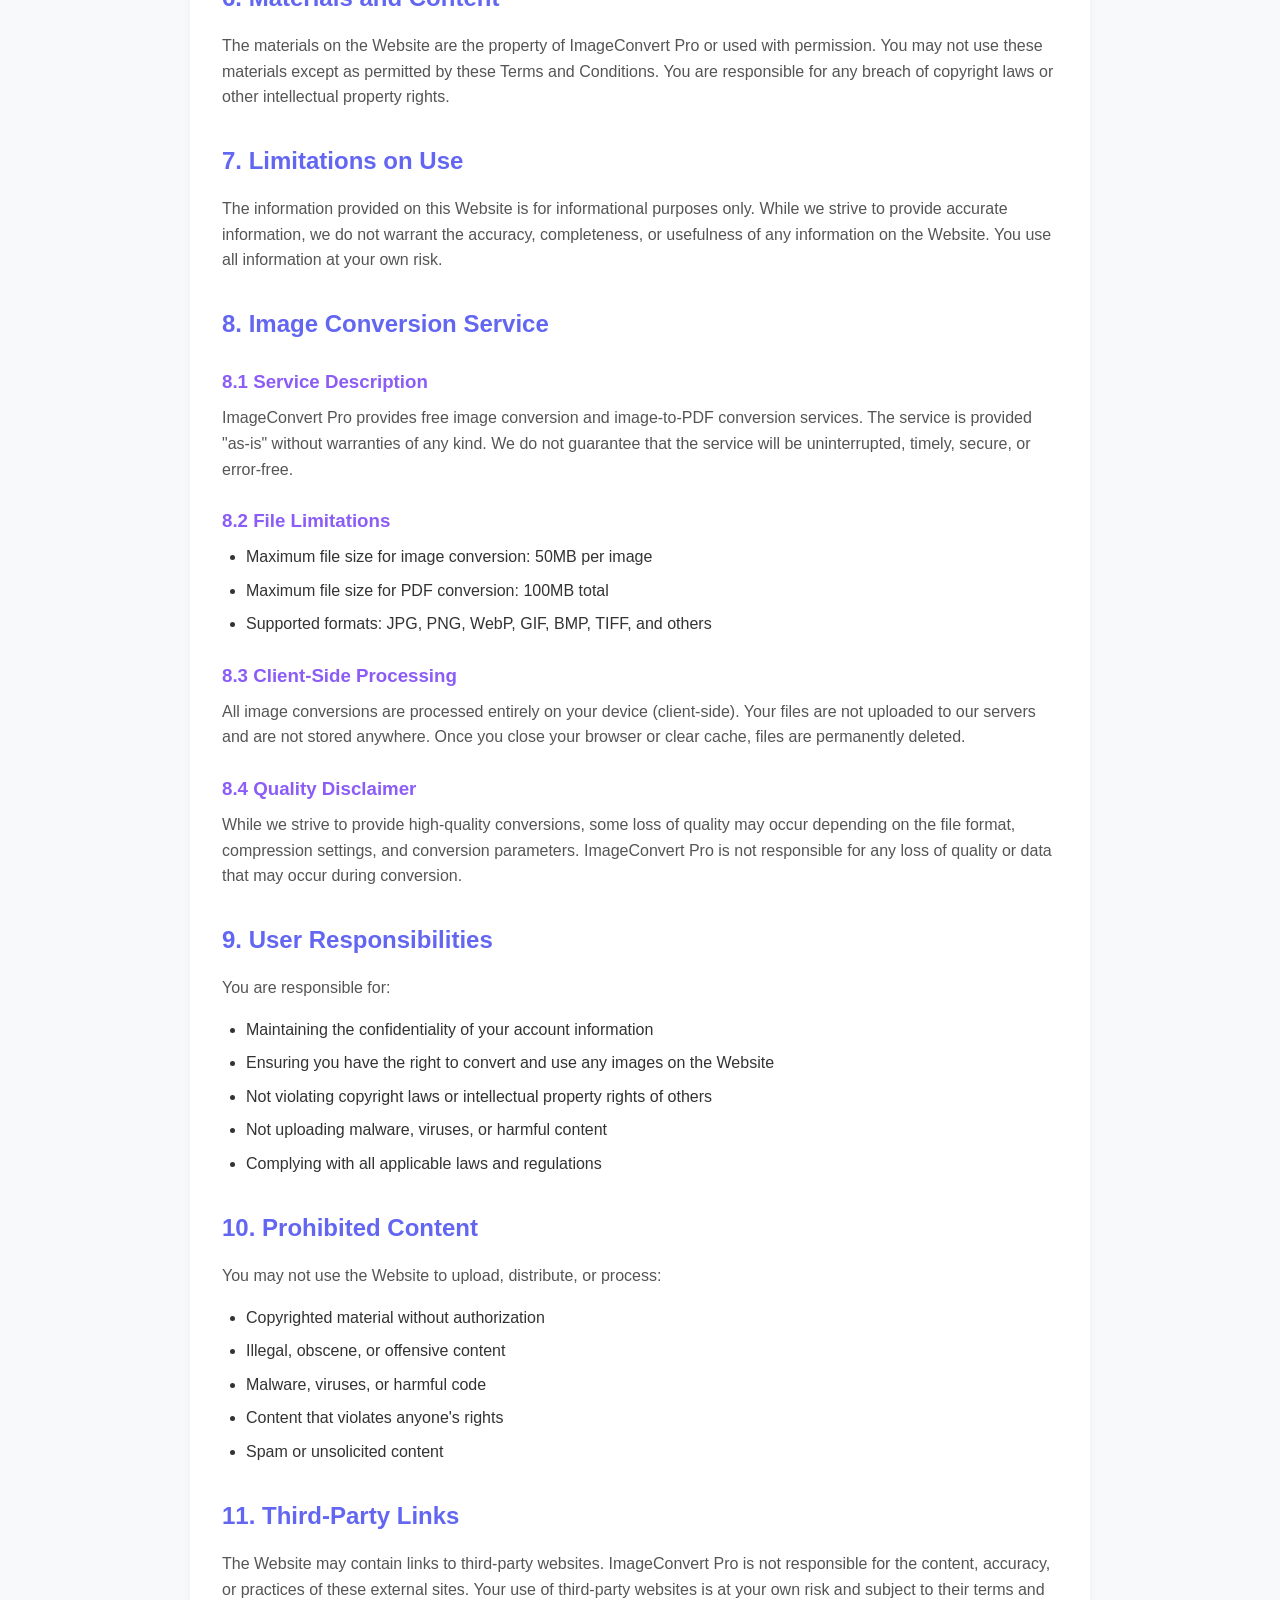
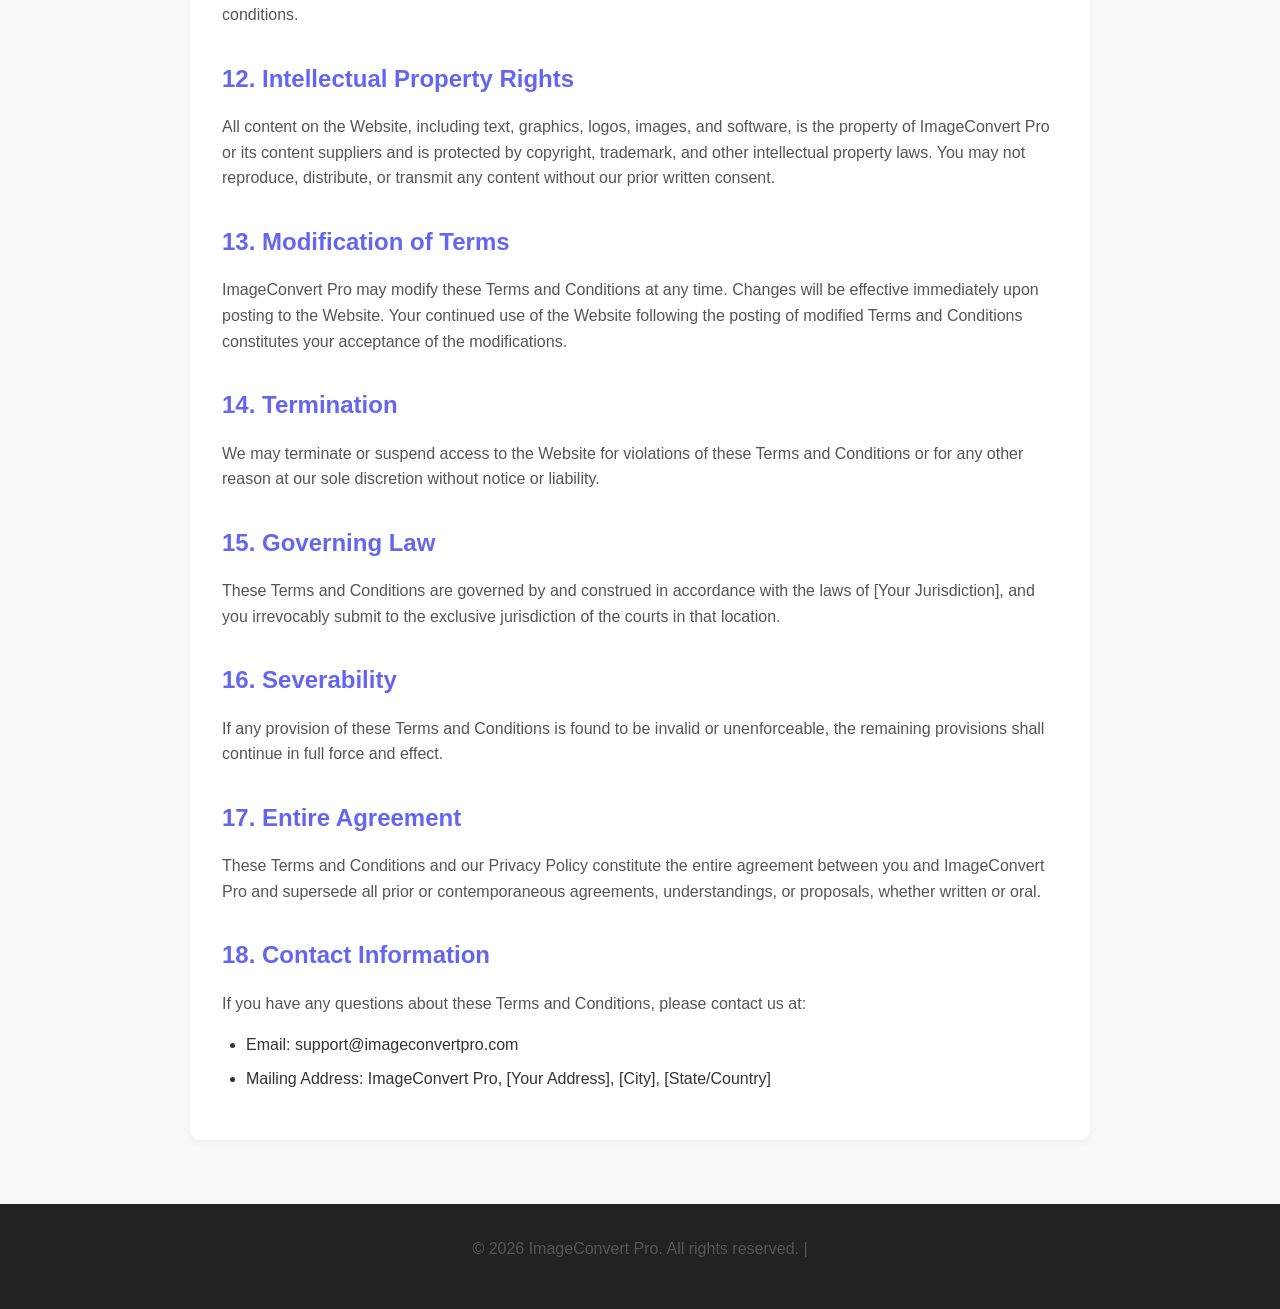
<file: public/terms.html>
<!DOCTYPE html>
<html lang="en">
<head>
    <meta charset="UTF-8">
    <meta name="viewport" content="width=device-width, initial-scale=1.0">
    <meta name="description" content="Terms and Conditions for ImageConvert Pro - Read our terms of service and conditions of use.">
    <meta name="robots" content="index, follow">
    <title>Terms & Conditions - ImageConvert Pro</title>
    <link rel="canonical" href="https://yourwebsite.com/terms.html">
    <style>
        * {
            margin: 0;
            padding: 0;
            box-sizing: border-box;
        }

        body {
            font-family: 'Segoe UI', Tahoma, Geneva, Verdana, sans-serif;
            line-height: 1.6;
            color: #333;
            background-color: #f8f9fa;
        }

        header {
            background: linear-gradient(135deg, #6366f1 0%, #8b5cf6 100%);
            color: white;
            padding: 1rem 0;
            position: sticky;
            top: 0;
            z-index: 1000;
            box-shadow: 0 2px 10px rgba(0,0,0,0.1);
        }

        nav {
            max-width: 1200px;
            margin: 0 auto;
            padding: 0 2rem;
            display: flex;
            justify-content: space-between;
            align-items: center;
        }

        .logo {
            font-size: 1.8rem;
            font-weight: bold;
            text-decoration: none;
            color: white;
        }

        nav ul {
            list-style: none;
            display: flex;
            gap: 2rem;
        }

        nav a {
            color: white;
            text-decoration: none;
            font-weight: 500;
            transition: opacity 0.3s;
        }

        nav a:hover {
            opacity: 0.8;
        }

        .container {
            max-width: 900px;
            margin: 2rem auto;
            padding: 2rem;
            background: white;
            border-radius: 10px;
            box-shadow: 0 2px 10px rgba(0,0,0,0.05);
        }

        .breadcrumb {
            color: #666;
            font-size: 0.9rem;
            margin-bottom: 1rem;
        }

        .breadcrumb a {
            color: #6366f1;
            text-decoration: none;
        }

        h1 {
            color: #6366f1;
            margin-bottom: 1.5rem;
            font-size: 2.5rem;
        }

        h2 {
            color: #6366f1;
            margin-top: 2rem;
            margin-bottom: 1rem;
            font-size: 1.5rem;
        }

        h3 {
            color: #8b5cf6;
            margin-top: 1.5rem;
            margin-bottom: 0.5rem;
        }

        p {
            margin-bottom: 1rem;
            color: #555;
        }

        ul, ol {
            margin-left: 1.5rem;
            margin-bottom: 1rem;
        }

        li {
            margin-bottom: 0.5rem;
        }

        .last-updated {
            color: #999;
            font-size: 0.9rem;
            margin-bottom: 2rem;
        }

        .highlight {
            background-color: #fff3cd;
            padding: 1rem;
            border-left: 4px solid #ffc107;
            margin: 1rem 0;
            border-radius: 4px;
        }

        footer {
            background: #222;
            color: white;
            padding: 2rem;
            text-align: center;
            margin-top: 4rem;
        }

        footer a {
            color: #6366f1;
            text-decoration: none;
        }

        @media (max-width: 768px) {
            h1 {
                font-size: 1.8rem;
            }

            h2 {
                font-size: 1.2rem;
            }

            .container {
                margin: 1rem;
                padding: 1rem;
            }
        }
    </style>
</head>
<body>
    <header>
        <nav>
            <a href="/" class="logo">🎨 ImageConvert Pro</a>
            <ul>
                <li><a href="/">Home</a></li>
                <li><a href="/">Image Converter</a></li>
                <li><a href="/">Image to PDF</a></li>
                <li><a href="/privacy-policy.html">Privacy</a></li>
                <li><a href="/terms.html">Terms</a></li>
            </ul>
        </nav>
    </header>

    <div class="container">
        <div class="breadcrumb">
            <a href="/">Home</a> > Terms & Conditions
        </div>

        <h1>Terms & Conditions</h1>
        <p class="last-updated">Last Updated: February 9, 2026</p>

        <div class="highlight">
            <strong>⚠️ Important:</strong> By accessing and using ImageConvert Pro, you accept and agree to be bound by the terms and provision of this agreement.
        </div>

        <h2>1. Agreement to Terms</h2>
        <p>
            These Terms and Conditions constitute a legally binding agreement between you ("User," "you," or "your") and ImageConvert Pro ("Company," "we," "us," "our," or "Website"). By accessing, browsing, or using the Website, you agree to be bound by these Terms and Conditions, as well as our Privacy Policy. If you do not agree to these terms, please do not use this Website.
        </p>

        <h2>2. Use License</h2>
        <p>
            Permission is granted to temporarily download one copy of the materials (information or software) on ImageConvert Pro for personal, non-commercial transitory viewing only. This is the grant of a license, not a transfer of title, and under this license you may not:
        </p>
        <ul>
            <li>Modify or copy the materials</li>
            <li>Use the materials for any commercial purpose or for any public display</li>
            <li>Attempt to decompile or reverse engineer any software contained on the Website</li>
            <li>Remove any copyright or other proprietary notations from the materials</li>
            <li>Transfer the materials to another person or "mirror" the materials on any other server</li>
            <li>Use the Website for any illegal or unauthorized purpose</li>
            <li>Harass, threaten, defame, or abuse others through the Website</li>
        </ul>

        <h2>3. Disclaimer of Warranties</h2>
        <p>
            The materials on ImageConvert Pro are provided on an 'as is' basis. ImageConvert Pro makes no warranties, expressed or implied, and hereby disclaims and negates all other warranties including, without limitation, implied warranties or conditions of merchantability, fitness for a particular purpose, or non-infringement of intellectual property or other violation of rights.
        </p>

        <h2>4. Limitations of Liability</h2>
        <p>
            In no event shall ImageConvert Pro or its suppliers be liable for any damages (including, without limitation, damages for loss of data or profit, or due to business interruption) arising out of the use or inability to use the materials on ImageConvert Pro, even if we or an authorized representative has been notified orally or in writing of the possibility of such damage.
        </p>

        <h2>5. Accuracy of Materials</h2>
        <p>
            The materials appearing on the Website could include technical, typographical, or photographic errors. ImageConvert Pro does not warrant that any of the materials on the Website are accurate, complete, or current. ImageConvert Pro may make changes to the materials contained on the Website at any time without notice.
        </p>

        <h2>6. Materials and Content</h2>
        <p>
            The materials on the Website are the property of ImageConvert Pro or used with permission. You may not use these materials except as permitted by these Terms and Conditions. You are responsible for any breach of copyright laws or other intellectual property rights.
        </p>

        <h2>7. Limitations on Use</h2>
        <p>
            The information provided on this Website is for informational purposes only. While we strive to provide accurate information, we do not warrant the accuracy, completeness, or usefulness of any information on the Website. You use all information at your own risk.
        </p>

        <h2>8. Image Conversion Service</h2>
        <h3>8.1 Service Description</h3>
        <p>
            ImageConvert Pro provides free image conversion and image-to-PDF conversion services. The service is provided "as-is" without warranties of any kind. We do not guarantee that the service will be uninterrupted, timely, secure, or error-free.
        </p>

        <h3>8.2 File Limitations</h3>
        <ul>
            <li>Maximum file size for image conversion: 50MB per image</li>
            <li>Maximum file size for PDF conversion: 100MB total</li>
            <li>Supported formats: JPG, PNG, WebP, GIF, BMP, TIFF, and others</li>
        </ul>

        <h3>8.3 Client-Side Processing</h3>
        <p>
            All image conversions are processed entirely on your device (client-side). Your files are not uploaded to our servers and are not stored anywhere. Once you close your browser or clear cache, files are permanently deleted.
        </p>

        <h3>8.4 Quality Disclaimer</h3>
        <p>
            While we strive to provide high-quality conversions, some loss of quality may occur depending on the file format, compression settings, and conversion parameters. ImageConvert Pro is not responsible for any loss of quality or data that may occur during conversion.
        </p>

        <h2>9. User Responsibilities</h2>
        <p>
            You are responsible for:
        </p>
        <ul>
            <li>Maintaining the confidentiality of your account information</li>
            <li>Ensuring you have the right to convert and use any images on the Website</li>
            <li>Not violating copyright laws or intellectual property rights of others</li>
            <li>Not uploading malware, viruses, or harmful content</li>
            <li>Complying with all applicable laws and regulations</li>
        </ul>

        <h2>10. Prohibited Content</h2>
        <p>
            You may not use the Website to upload, distribute, or process:
        </p>
        <ul>
            <li>Copyrighted material without authorization</li>
            <li>Illegal, obscene, or offensive content</li>
            <li>Malware, viruses, or harmful code</li>
            <li>Content that violates anyone's rights</li>
            <li>Spam or unsolicited content</li>
        </ul>

        <h2>11. Third-Party Links</h2>
        <p>
            The Website may contain links to third-party websites. ImageConvert Pro is not responsible for the content, accuracy, or practices of these external sites. Your use of third-party websites is at your own risk and subject to their terms and conditions.
        </p>

        <h2>12. Intellectual Property Rights</h2>
        <p>
            All content on the Website, including text, graphics, logos, images, and software, is the property of ImageConvert Pro or its content suppliers and is protected by copyright, trademark, and other intellectual property laws. You may not reproduce, distribute, or transmit any content without our prior written consent.
        </p>

        <h2>13. Modification of Terms</h2>
        <p>
            ImageConvert Pro may modify these Terms and Conditions at any time. Changes will be effective immediately upon posting to the Website. Your continued use of the Website following the posting of modified Terms and Conditions constitutes your acceptance of the modifications.
        </p>

        <h2>14. Termination</h2>
        <p>
            We may terminate or suspend access to the Website for violations of these Terms and Conditions or for any other reason at our sole discretion without notice or liability.
        </p>

        <h2>15. Governing Law</h2>
        <p>
            These Terms and Conditions are governed by and construed in accordance with the laws of [Your Jurisdiction], and you irrevocably submit to the exclusive jurisdiction of the courts in that location.
        </p>

        <h2>16. Severability</h2>
        <p>
            If any provision of these Terms and Conditions is found to be invalid or unenforceable, the remaining provisions shall continue in full force and effect.
        </p>

        <h2>17. Entire Agreement</h2>
        <p>
            These Terms and Conditions and our Privacy Policy constitute the entire agreement between you and ImageConvert Pro and supersede all prior or contemporaneous agreements, understandings, or proposals, whether written or oral.
        </p>

        <h2>18. Contact Information</h2>
        <p>
            If you have any questions about these Terms and Conditions, please contact us at:
        </p>
        <ul>
            <li>Email: support@imageconvertpro.com</li>
            <li>Mailing Address: ImageConvert Pro, [Your Address], [City], [State/Country]</li>
        </ul>
    </div>

    <footer>
        <p>&copy; 2026 ImageConvert Pro. All rights reserved. |
</file>
<file: public/styles.css>
/* ==================== RESET & BASE STYLES ==================== */
* {
    margin: 0;
    padding: 0;
    box-sizing: border-box;
}

html {
    scroll-behavior: smooth;
}

body {
    font-family: 'Segoe UI', 'Roboto', 'Helvetica Neue', sans-serif;
    line-height: 1.6;
    color: #333;
    background-color: #f8f9fa;
}

.container {
    max-width: 1200px;
    margin: 0 auto;
    padding: 0 20px;
}

/* ==================== HEADER & NAVIGATION ==================== */
header {
    background: linear-gradient(135deg, #FF6B4A 0%, #FF8A6B 100%);
    color: white;
    padding: 0;
    position: sticky;
    top: 0;
    z-index: 1000;
    box-shadow: 0 4px 20px rgba(255, 107, 74, 0.2);
}

.navbar .container {
    display: flex;
    justify-content: space-between;
    align-items: center;
    padding: 0 20px;
}

.nav-wrapper {
    display: flex;
    justify-content: space-between;
    align-items: center;
    width: 100%;
    padding: 1rem 0;
}

.logo {
    font-size: 1.8rem;
    font-weight: 800;
    display: flex;
    align-items: center;
    gap: 0.5rem;
    color: white;
    text-decoration: none;
}

.logo i {
    font-size: 2rem;
}

.nav-menu {
    display: flex;
    list-style: none;
    gap: 2rem;
}

.nav-menu a {
    color: white;
    text-decoration: none;
    font-weight: 500;
    transition: opacity 0.3s ease;
    position: relative;
}

.nav-menu a::after {
    content: '';
    position: absolute;
    bottom: -5px;
    left: 0;
    width: 0;
    height: 2px;
    background: white;
    transition: width 0.3s ease;
}

.nav-menu a:hover::after {
    width: 100%;
}

.hamburger {
    display: none;
    flex-direction: column;
    cursor: pointer;
}

.hamburger span {
    width: 25px;
    height: 3px;
    background: white;
    margin: 5px 0;
    transition: 0.3s;
    border-radius: 2px;
}

/* ==================== HERO SECTION ==================== */
.hero {
    background: linear-gradient(135deg, #FF6B4A 0%, #FF8A6B 100%);
    color: white;
    padding: 5rem 0;
}

.hero .container {
    display: grid;
    grid-template-columns: 1fr 1fr;
    gap: 2rem;
    align-items: center;
}

.hero-text h1 {
    font-size: 3.5rem;
    margin-bottom: 1rem;
    line-height: 1.2;
}

.hero-text p {
    font-size: 1.2rem;
    margin-bottom: 2rem;
    opacity: 0.95;
    color: white;
}

.hero-buttons {
    display: flex;
    gap: 1rem;
    flex-wrap: wrap;
}

.btn {
    padding: 0.8rem 1.5rem;
    border: none;
    border-radius: 8px;
    cursor: pointer;
    font-weight: 600;
    font-size: 1rem;
    transition: all 0.3s ease;
    display: inline-flex;
    align-items: center;
    gap: 0.5rem;
    text-decoration: none;
}

.btn-primary {
    background: #FF6B4A;
    color: white;
}

.btn-primary:hover {
    background: #E85A39;
    transform: translateY(-2px);
    box-shadow: 0 5px 20px rgba(255, 107, 74, 0.4);
}

.btn-secondary {
    background: rgba(255, 255, 255, 0.2);
    color: white;
    border: 2px solid white;
}

.btn-secondary:hover {
    background: rgba(255, 255, 255, 0.3);
}

.btn-large {
    padding: 1.2rem 2.5rem;
    font-size: 1.1rem;
}

.btn-small {
    padding: 0.5rem 1rem;
    font-size: 0.9rem;
}

.hero-image {
    text-align: center;
}

.image-showcase {
    max-width: 400px;
}

.svg-image {
    width: 100%;
    height: auto;
    filter: drop-shadow(0 10px 30px rgba(0, 0, 0, 0.1));
}

/* ==================== FEATURES PREVIEW ==================== */
.features-preview {
    padding: 4rem 0;
    background: white;
}

.feature-grid {
    display: grid;
    grid-template-columns: repeat(auto-fit, minmax(250px, 1fr));
    gap: 2rem;
}

.feature-item {
    text-align: center;
    padding: 2rem;
    background: #f9f9f9;
    border-radius: 12px;
    transition: all 0.3s ease;
}

.feature-item:hover {
    transform: translateY(-5px);
    box-shadow: 0 10px 30px rgba(255, 107, 74, 0.1);
    background: white;
}

.feature-icon {
    font-size: 2.5rem;
    color: #FF6B4A;
    margin-bottom: 1rem;
}

.feature-item h3 {
    font-size: 1.3rem;
    color: #FF6B4A;
    margin-bottom: 0.5rem;
}

.feature-item p {
    color: #666;
    font-size: 0.95rem;
}

/* ==================== RECIPES SECTION ==================== */
.recipes-section {
    padding: 4rem 0;
    background: white;
}

.recipes-section h2 {
    text-align: center;
    color: #FF6B4A;
    margin-bottom: 0.5rem;
    font-size: 2.5rem;
}

.section-subtitle {
    text-align: center;
    color: #999;
    margin-bottom: 3rem;
    font-size: 1.1rem;
}

.search-bar {
    max-width: 600px;
    margin: 2rem auto 3rem;
    display: flex;
    gap: 1rem;
}

.search-bar input {
    flex: 1;
    padding: 1rem;
    border: 2px solid #ddd;
    border-radius: 8px;
    font-size: 1rem;
    transition: border-color 0.3s;
}

.search-bar input:focus {
    outline: none;
    border-color: #FF6B4A;
}

.recipes-grid {
    display: grid;
    grid-template-columns: repeat(auto-fill, minmax(320px, 1fr));
    gap: 2rem;
    margin-bottom: 3rem;
}

.recipe-card {
    background: white;
    border-radius: 12px;
    overflow: hidden;
    box-shadow: 0 5px 20px rgba(0, 0, 0, 0.08);
    transition: all 0.3s ease;
}

.recipe-card:hover {
    transform: translateY(-5px);
    box-shadow: 0 15px 40px rgba(255, 107, 74, 0.15);
}

.recipe-image {
    width: 100%;
    height: 200px;
    overflow: hidden;
    background: #f9f9f9;
}

.recipe-svg {
    width: 100%;
    height: 100%;
}

.recipe-info {
    padding: 1.5rem;
}

.recipe-info h3 {
    color: #FF6B4A;
    margin-bottom: 0.8rem;
    font-size: 1.2rem;
}

.recipe-meta {
    display: flex;
    gap: 1rem;
    font-size: 0.9rem;
    color: #999;
    margin-bottom: 1rem;
    flex-wrap: wrap;
}

.recipe-meta span {
    display: flex;
    align-items: center;
    gap: 0.3rem;
}

.recipe-meta i {
    color: #FF6B4A;
}

.recipe-info p {
    color: #666;
    font-size: 0.95rem;
    margin-bottom: 1rem;
}

/* ==================== CATEGORIES SECTION ==================== */
.categories-section {
    padding: 4rem 0;
    background: #f9f9f9;
}

.categories-section h2 {
    color: #FF6B4A;
}

.categories-grid {
    display: grid;
    grid-template-columns: repeat(auto-fit, minmax(250px, 1fr));
    gap: 2rem;
}

.category-card {
    background: white;
    padding: 2rem;
    border-radius: 12px;
    text-align: center;
    cursor: pointer;
    transition: all 0.3s ease;
    box-shadow: 0 2px 10px rgba(0, 0, 0, 0.05);
}

.category-card:hover {
    transform: scale(1.05);
    box-shadow: 0 10px 30px rgba(255, 107, 74, 0.1);
}

.category-icon {
    font-size: 3rem;
    margin-bottom: 1rem;
}

.category-card h3 {
    color: #FF6B4A;
    margin-bottom: 0.5rem;
}

.category-card p {
    color: #666;
    font-size: 0.95rem;
}

/* ==================== FEATURES SECTION ==================== */
.features-section {
    padding: 4rem 0;
    background: white;
}

.features-section h2 {
    color: #FF6B4A;
}

.features-grid {
    display: grid;
    grid-template-columns: repeat(auto-fit, minmax(300px, 1fr));
    gap: 2rem;
}

.feature-card {
    background: #f9f9f9;
    padding: 2.5rem;
    border-radius: 12px;
    text-align: center;
    box-shadow: 0 5px 20px rgba(0, 0, 0, 0.08);
    transition: all 0.3s ease;
    border-top: 4px solid transparent;
}

.feature-card:hover {
    transform: translateY(-10px);
    box-shadow: 0 15px 40px rgba(255, 107, 74, 0.15);
    border-top-color: #FF6B4A;
}

.feature-card-icon {
    font-size: 3rem;
    color: #FF6B4A;
    margin-bottom: 1rem;
}

.feature-card h3 {
    color: #FF6B4A;
    margin-bottom: 1rem;
    font-size: 1.3rem;
}

.feature-card p {
    color: #666;
    font-size: 0.95rem;
}

/* ==================== HOW IT WORKS ==================== */
.how-it-works {
    padding: 4rem 0;
    background: #f9f9f9;
}

.how-it-works h2 {
    color: #FF6B4A;
}

.steps-grid {
    display: grid;
    grid-template-columns: repeat(auto-fit, minmax(250px, 1fr));
    gap: 2rem;
    margin-top: 3rem;
}

.step-card {
    background: linear-gradient(135deg, #fff5f0, #ffe8e0);
    padding: 2rem;
    border-radius: 12px;
    text-align: center;
    position: relative;
    border: 2px solid #FFCFC2;
    transition: all 0.3s ease;
}

.step-card:hover {
    transform: translateY(-5px);
    box-shadow: 0 10px 30px rgba(255, 107, 74, 0.1);
}

.step-number {
    display: inline-flex;
    align-items: center;
    justify-content: center;
    width: 50px;
    height: 50px;
    background: #FF6B4A;
    color: white;
    border-radius: 50%;
    font-weight: 800;
    font-size: 1.5rem;
    margin-bottom: 1rem;
}

.step-card h3 {
    color: #FF6B4A;
    margin-bottom: 0.5rem;
}

.step-icon {
    font-size: 2.5rem;
    color: #FF6B4A;
    margin-top: 1rem;
    opacity: 0.5;
}

/* ==================== TESTIMONIALS ==================== */
.testimonials {
    padding: 4rem 0;
    background: white;
}

.testimonials h2 {
    color: #FF6B4A;
}

.testimonials-grid {
    display: grid;
    grid-template-columns: repeat(auto-fit, minmax(300px, 1fr));
    gap: 2rem;
}

.testimonial-card {
    background: #f9f9f9;
    padding: 2rem;
    border-radius: 12px;
    box-shadow: 0 5px 20px rgba(0, 0, 0, 0.05);
    transition: all 0.3s ease;
}

.testimonial-card:hover {
    transform: translateY(-5px);
    box-shadow: 0 10px 30px rgba(255, 107, 74, 0.1);
}

.stars {
    color: #FFB800;
    font-size: 1.2rem;
    margin-bottom: 1rem;
}

.testimonial-card p {
    color: #666;
    font-style: italic;
    margin-bottom: 1.5rem;
}

.testimonial-author {
    display: flex;
    align-items: center;
    gap: 1rem;
}

.author-avatar {
    font-size: 3rem;
    color: #FF6B4A;
}

.testimonial-author h4 {
    color: #FF6B4A;
    margin-bottom: 0.2rem;
}

.testimonial-author small {
    color: #999;
}

/* ==================== FAQ SECTION ==================== */
.faq-section {
    padding: 4rem 0;
    background: #f9f9f9;
}

.faq-section h2 {
    color: #FF6B4A;
}

.faq-grid {
    display: grid;
</file>
